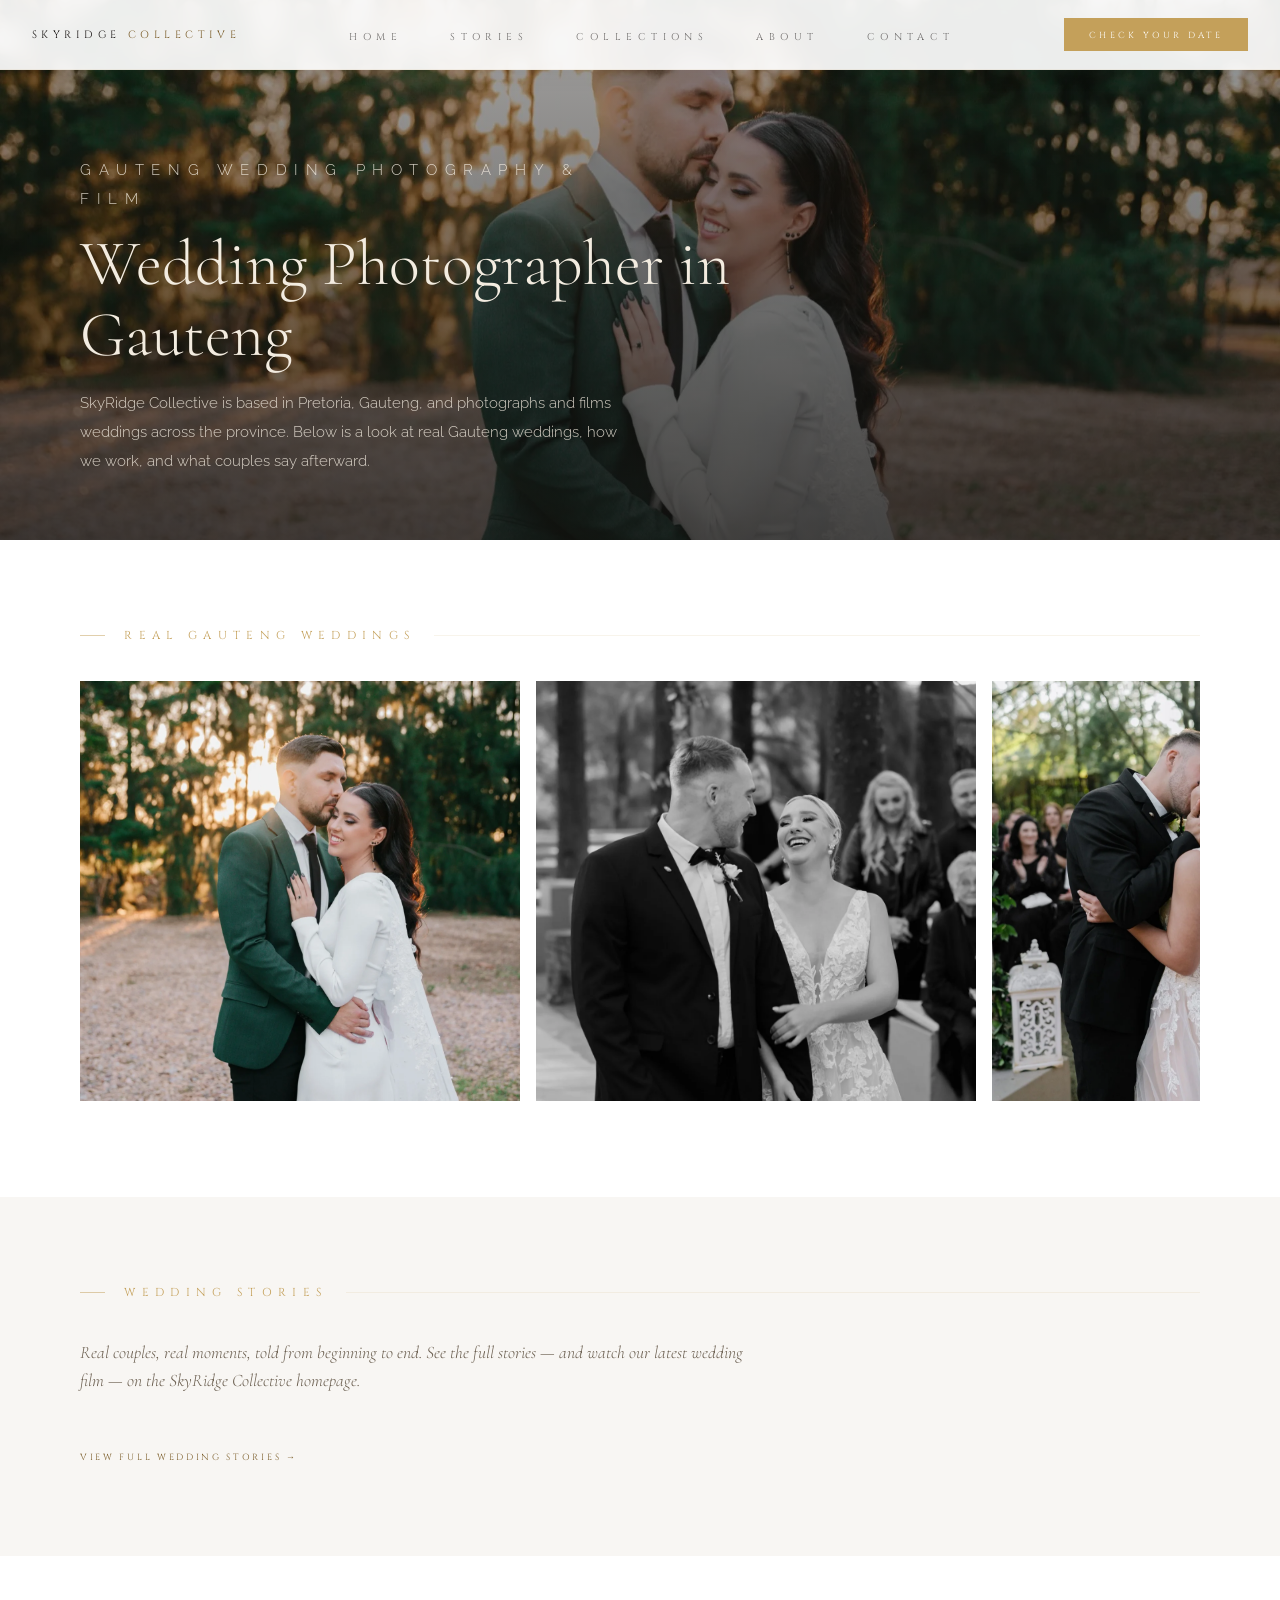
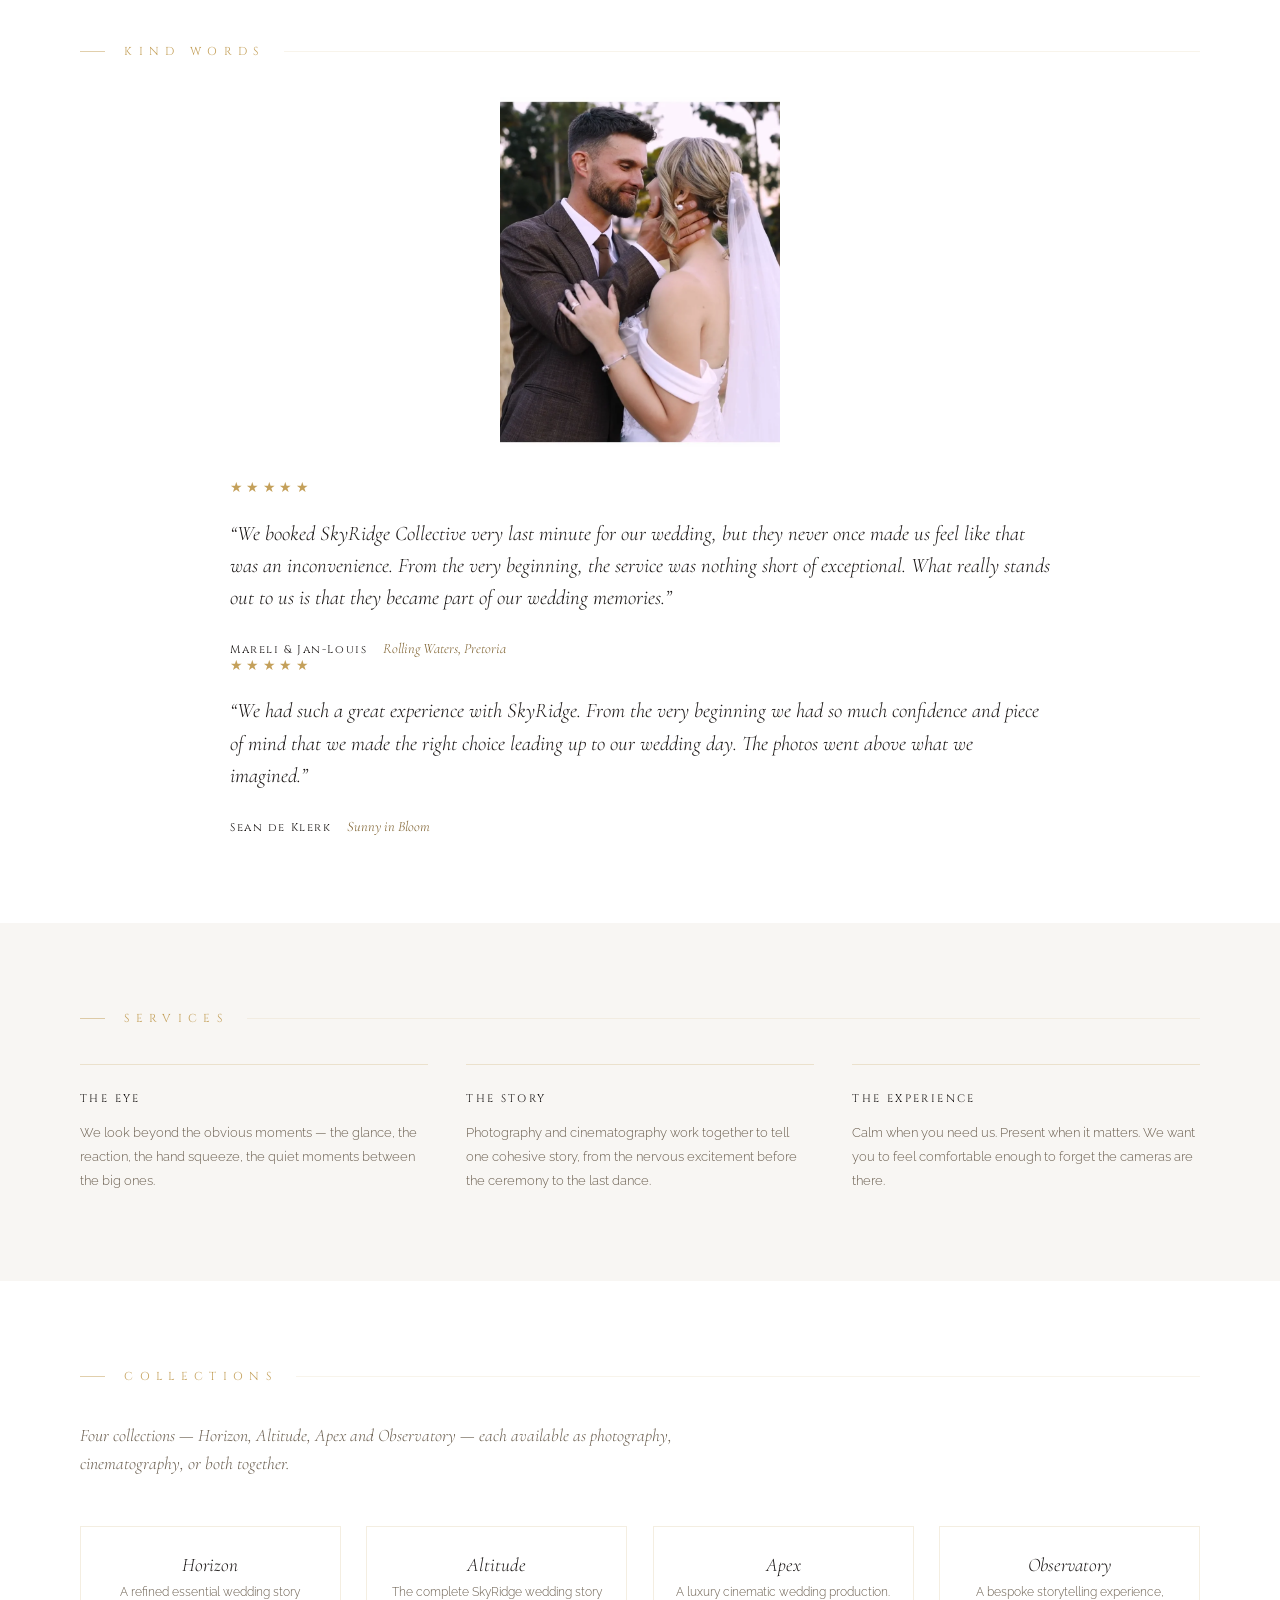
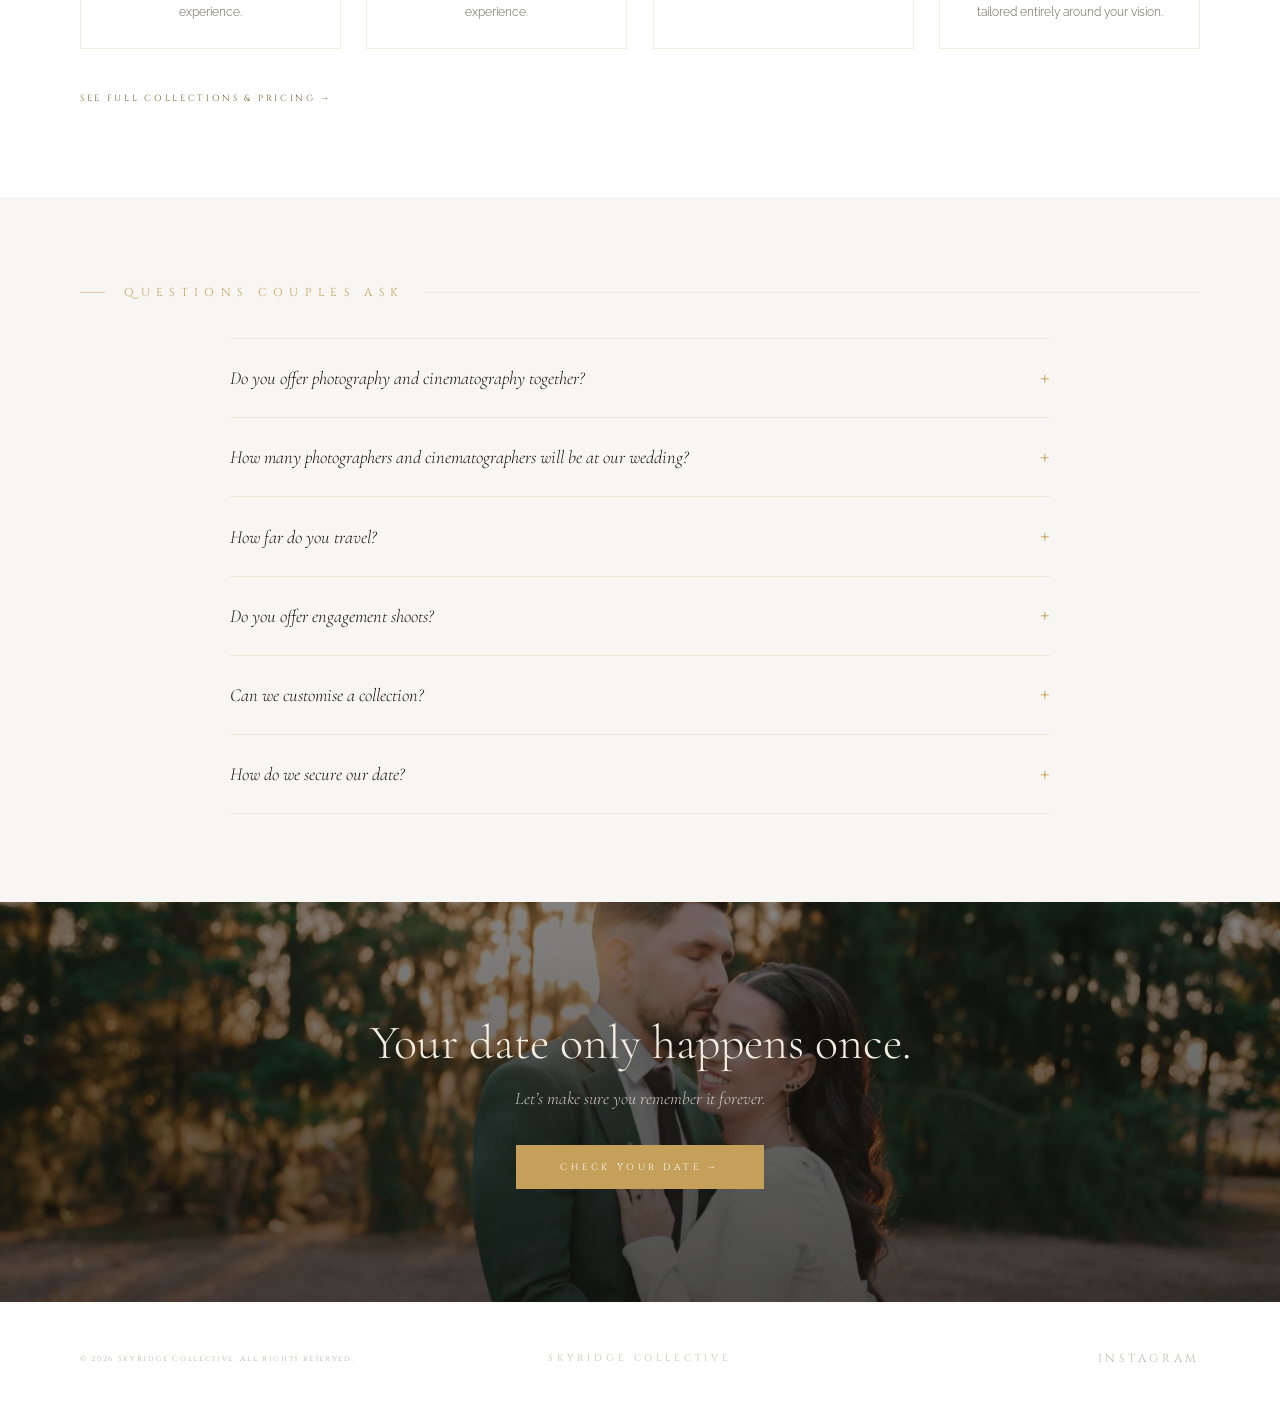
<file: wedding-photographer-gauteng/index.html>
<!DOCTYPE html>
<html lang="en">
<head>
<meta charset="UTF-8">
<meta name="viewport" content="width=device-width, initial-scale=1.0">
<title>Wedding Photographer in Gauteng | SkyRidge Collective</title>
<link rel="icon" href="/favicon.ico" sizes="any">
<link rel="icon" type="image/png" href="/images/favicon.png?v=3">
<link rel="apple-touch-icon" href="/images/favicon.png?v=3">
<meta property="og:type" content="website">
<meta property="og:url" content="https://www.skyridgecollective.co.za/wedding-photographer-gauteng">
<meta property="og:title" content="Wedding Photographer in Gauteng | SkyRidge Collective">
<meta property="og:description" content="SkyRidge Collective is a wedding photography and cinematography studio based in Pretoria, Gauteng. See real Gauteng weddings and how to check your date.">
<meta property="og:image" content="https://www.skyridgecollective.co.za/images/og-share.jpg">
<meta name="twitter:card" content="summary_large_image">
<meta name="twitter:title" content="Wedding Photographer in Gauteng | SkyRidge Collective">
<meta name="twitter:description" content="SkyRidge Collective is a wedding photography and cinematography studio based in Pretoria, Gauteng. See real Gauteng weddings and how to check your date.">
<meta name="description" content="SkyRidge Collective is a wedding photography and cinematography studio based in Pretoria, Gauteng. See real Gauteng weddings and how to check your date.">
<link rel="canonical" href="https://www.skyridgecollective.co.za/wedding-photographer-gauteng">
<script type="application/ld+json">
{
  "@context":"https://schema.org",
  "@type":["LocalBusiness","ProfessionalService"],
  "name":"SkyRidge Collective",
  "description":"Wedding photography and cinematography studio based in Pretoria, South Africa. Cinematic storytelling for weddings across South Africa and beyond.",
  "url":"https://www.skyridgecollective.co.za/wedding-photographer-gauteng",
  "email":"admin@skyridgecollective.co.za",
  "telephone":"+27658267525",
  "areaServed":["Pretoria","Johannesburg","Cape Town","Durban","South Africa"],
  "address":{"@type":"PostalAddress","addressLocality":"Pretoria","addressRegion":"Gauteng","addressCountry":"ZA"},
  "sameAs":["https://www.instagram.com/skyridgecollective"]
}
</script>
<link rel="preconnect" href="https://fonts.googleapis.com">
<link rel="preconnect" href="https://fonts.gstatic.com" crossorigin>
<link href="https://fonts.googleapis.com/css2?family=Cinzel:wght@300;400;500&amp;family=Cormorant+Garamond:ital,wght@0,300;0,400;1,300;1,400&amp;family=Raleway:wght@200;300;400&amp;display=swap" rel="stylesheet">
<link rel="stylesheet" href="/assets/landing.css">
</head>
<body>

<nav id="mainNav">
  <a class="nav-brand" href="/">Skyridge <i>Collective</i></a>
  <ul class="nav-links" id="navLinks">
    <li><a href="/">Home</a></li>
    <li><a href="/#gallery">Stories</a></li>
    <li><a href="/#collections">Collections</a></li>
    <li><a href="/#about">About</a></li>
    <li><a href="/#contact">Contact</a></li>
  </ul>
  <div class="nav-right">
    <a class="nav-cta" href="/#contact">Check Your Date</a>
    <button class="nav-hamburger" id="navHam" aria-label="Menu"><span></span><span></span><span></span></button>
  </div>
</nav>

<section class="page-hero" aria-label="Wedding Photographer in Gauteng">
  <img class="page-hero-bg" src="/images/gallery-couple-embrace-2025.webp?v=2" alt="Bride and groom embracing at golden hour in a forest, Pretoria wedding">
  <div class="page-hero-scrim"></div>
  <div class="page-hero-content">
    <p class="page-hero-eyebrow">Gauteng Wedding Photography &amp; Film</p>
    <h1>Wedding Photographer in Gauteng</h1>
    <p>SkyRidge Collective is based in Pretoria, Gauteng, and photographs and films weddings across the province. Below is a look at real Gauteng weddings, how we work, and what couples say afterward.</p>
  </div>
</section>

<section aria-label="Real wedding work">
  <div class="sec-label fade"><h2>Real Gauteng Weddings</h2></div>
  <div class="gallery-strip">
      <div class="gcell gcell-feature"><img src="/images/gallery-couple-embrace-2025.webp?v=2" alt="Bride and groom embracing at golden hour in a forest, Pretoria wedding" loading="lazy"><div class="gov"><span>Dean &amp; Bernelee &mdash; Pretoria</span></div></div>
      <div class="gcell gcell-feature"><img src="/images/gallery-laughing-embrace-2025.webp" alt="Bride and groom laughing together in black and white, Pretoria wedding" loading="lazy"><div class="gov"><span>Henrique &amp; Zhandre &mdash; Pretoria</span></div></div>
      <div class="gcell gcell-wide"><img src="/images/gallery-first-kiss-altar-2025.webp" alt="Newlyweds share their first kiss at the altar, Pretoria wedding" loading="lazy"><div class="gov"><span>You May Kiss the Bride</span></div></div>
      <div class="gcell gcell-wide"><img src="/images/gallery-couple-forest-2025.webp?v=2" alt="Bride and groom standing together in a forest at sunset, Pretoria wedding" loading="lazy"><div class="gov"><span>Forest Light</span></div></div>
      <div class="gcell"><img src="/images/gallery-forest-embrace2-2025.webp" alt="Bride and groom embracing in the forest, Pretoria wedding" loading="lazy"><div class="gov"><span>Together</span></div></div>
      <div class="gcell"><img src="/images/gallery-bridal-portrait-2025.webp?v=2" alt="Black and white bridal portrait in gown and veil, Pretoria wedding" loading="lazy"><div class="gov"><span>Bridal Portrait</span></div></div>
  </div>
  
</section>

<section style="background:var(--bg2);" aria-label="Wedding stories">
  <div class="sec-label fade"><h2>Wedding Stories</h2></div>
  <p class="sec-intro fade">Real couples, real moments, told from beginning to end. See the full stories &mdash; and watch our latest wedding film &mdash; on the SkyRidge Collective homepage.</p>
  <a class="text-link fade" href="/#gallery">View Full Wedding Stories &rarr;</a>
</section>

<section aria-label="What couples say">
  <div class="sec-label fade"><h2>Kind Words</h2></div>
    <div class="tmn-entry fade">
      <div style="max-width:280px;margin:0 auto 2rem;aspect-ratio:4/5;overflow:hidden;"><img src="/images/film-jlo-mareli-poster.webp?v=1" alt="Jan-Louis and Mareli on their wedding day at Rolling Waters, Pretoria" style="width:100%;height:100%;object-fit:cover;display:block;" loading="lazy"></div>
      <div class="tmn-stars" aria-hidden="true">&#9733;&#9733;&#9733;&#9733;&#9733;</div>
      <p class="tmn-quote">&ldquo;We booked SkyRidge Collective very last minute for our wedding, but they never once made us feel like that was an inconvenience. From the very beginning, the service was nothing short of exceptional. What really stands out to us is that they became part of our wedding memories.&rdquo;</p>
      <div class="tmn-attr"><span class="tmn-name">Mareli &amp; Jan-Louis</span><span class="tmn-venue">Rolling Waters, Pretoria</span></div>
    </div>
    <div class="tmn-entry fade">
      
      <div class="tmn-stars" aria-hidden="true">&#9733;&#9733;&#9733;&#9733;&#9733;</div>
      <p class="tmn-quote">&ldquo;We had such a great experience with SkyRidge. From the very beginning we had so much confidence and piece of mind that we made the right choice leading up to our wedding day. The photos went above what we imagined.&rdquo;</p>
      <div class="tmn-attr"><span class="tmn-name">Sean de Klerk</span><span class="tmn-venue">Sunny in Bloom</span></div>
    </div>
</section>

<section style="background:var(--bg2);" aria-label="Services">
  <div class="sec-label fade"><h2>Services</h2></div>
  <div class="service-grid">
    <div class="service-card fade"><p class="service-heading">The Eye</p><p class="service-text">We look beyond the obvious moments &mdash; the glance, the reaction, the hand squeeze, the quiet moments between the big ones.</p></div>
    <div class="service-card fade"><p class="service-heading">The Story</p><p class="service-text">Photography and cinematography work together to tell one cohesive story, from the nervous excitement before the ceremony to the last dance.</p></div>
    <div class="service-card fade"><p class="service-heading">The Experience</p><p class="service-text">Calm when you need us. Present when it matters. We want you to feel comfortable enough to forget the cameras are there.</p></div>
  </div>
</section>

<section aria-label="Collections">
  <div class="sec-label fade"><h2>Collections</h2></div>
  <p class="sec-intro fade">Four collections &mdash; Horizon, Altitude, Apex and Observatory &mdash; each available as photography, cinematography, or both together.</p>
  <div class="tier-grid">
    <div class="tier-card fade"><p class="tier-name">Horizon</p><p class="tier-desc">A refined essential wedding story experience.</p></div>
    <div class="tier-card fade"><p class="tier-name">Altitude</p><p class="tier-desc">The complete SkyRidge wedding story experience.</p></div>
    <div class="tier-card fade"><p class="tier-name">Apex</p><p class="tier-desc">A luxury cinematic wedding production.</p></div>
    <div class="tier-card fade"><p class="tier-name">Observatory</p><p class="tier-desc">A bespoke storytelling experience, tailored entirely around your vision.</p></div>
  </div>
  <a class="text-link fade" href="/#collections">See Full Collections &amp; Pricing &rarr;</a>
</section>

<section style="background:var(--bg2);" aria-label="Frequently asked questions">
  <div class="sec-label fade"><h2>Questions Couples Ask</h2></div>
  <div class="faq-list">
    <details class="faq-item fade"><summary>Do you offer photography and cinematography together?</summary><p>Yes. Our Unified collections bring photography and cinematography together as one cohesive visual story, from the nervous excitement before the ceremony to the last dance. Photography-only and cinematography-only collections are also available.</p></details>
    <details class="faq-item fade"><summary>How many photographers and cinematographers will be at our wedding?</summary><p>SkyRidge Collective is built around our two co-founders &mdash; Rynhardt behind the camera for film, Christo behind the lens for photography. A second shooter can be added to any collection if you&rsquo;d like additional coverage.</p></details>
    <details class="faq-item fade"><summary>How far do you travel?</summary><p>We&rsquo;re based in Pretoria and travel throughout South Africa &mdash; including Johannesburg, Cape Town and Durban &mdash; as well as internationally for destination weddings. Tell us where your day is happening and we&rsquo;ll confirm travel arrangements as part of your enquiry.</p></details>
    <details class="faq-item fade"><summary>Do you offer engagement shoots?</summary><p>Yes, an engagement shoot is available as an add-on to any collection &mdash; a relaxed way to get comfortable in front of the camera before your wedding day.</p></details>
    <details class="faq-item fade"><summary>Can we customise a collection?</summary><p>Every collection can be tailored to your needs. Popular add-ons include drone coverage, extra edited photos, a longer feature film, a social media reels package, a second shooter and a same-day edit &mdash; speak to us about building a package that fits your vision exactly.</p></details>
    <details class="faq-item fade"><summary>How do we secure our date?</summary><p>Get in touch through our enquiry form or WhatsApp with your wedding date and details. We reply within 24 hours to confirm availability and walk you through next steps.</p></details>
  </div>
</section>

<div class="final-cta fade">
  <img class="final-cta-bg" src="/images/gallery-couple-embrace-2025.webp?v=2" alt="Bride and groom embracing at golden hour in a forest, Pretoria wedding">
  <div class="final-cta-scrim"></div>
  <div class="final-cta-content">
    <h2 class="final-cta-title">Your date only happens once.</h2>
    <p class="final-cta-sub">Let&rsquo;s make sure you remember it forever.</p>
    <a href="/#contact" class="final-cta-btn">Check Your Date &rarr;</a>
  </div>
</div>

<footer>
  <div class="f-left"><p>&copy; 2026 SkyRidge Collective. All rights reserved.</p></div>
  <div class="f-mid"><a href="/" style="text-decoration:none;color:inherit;">SkyRidge Collective</a></div>
  <div class="f-right"><a href="https://www.instagram.com/skyridgecollective?igsh=bzAzMWwyZnZvc20=" target="_blank" rel="noopener">Instagram</a></div>
</footer>

<script src="/assets/landing.js"></script>
</body>
</html>
</file>
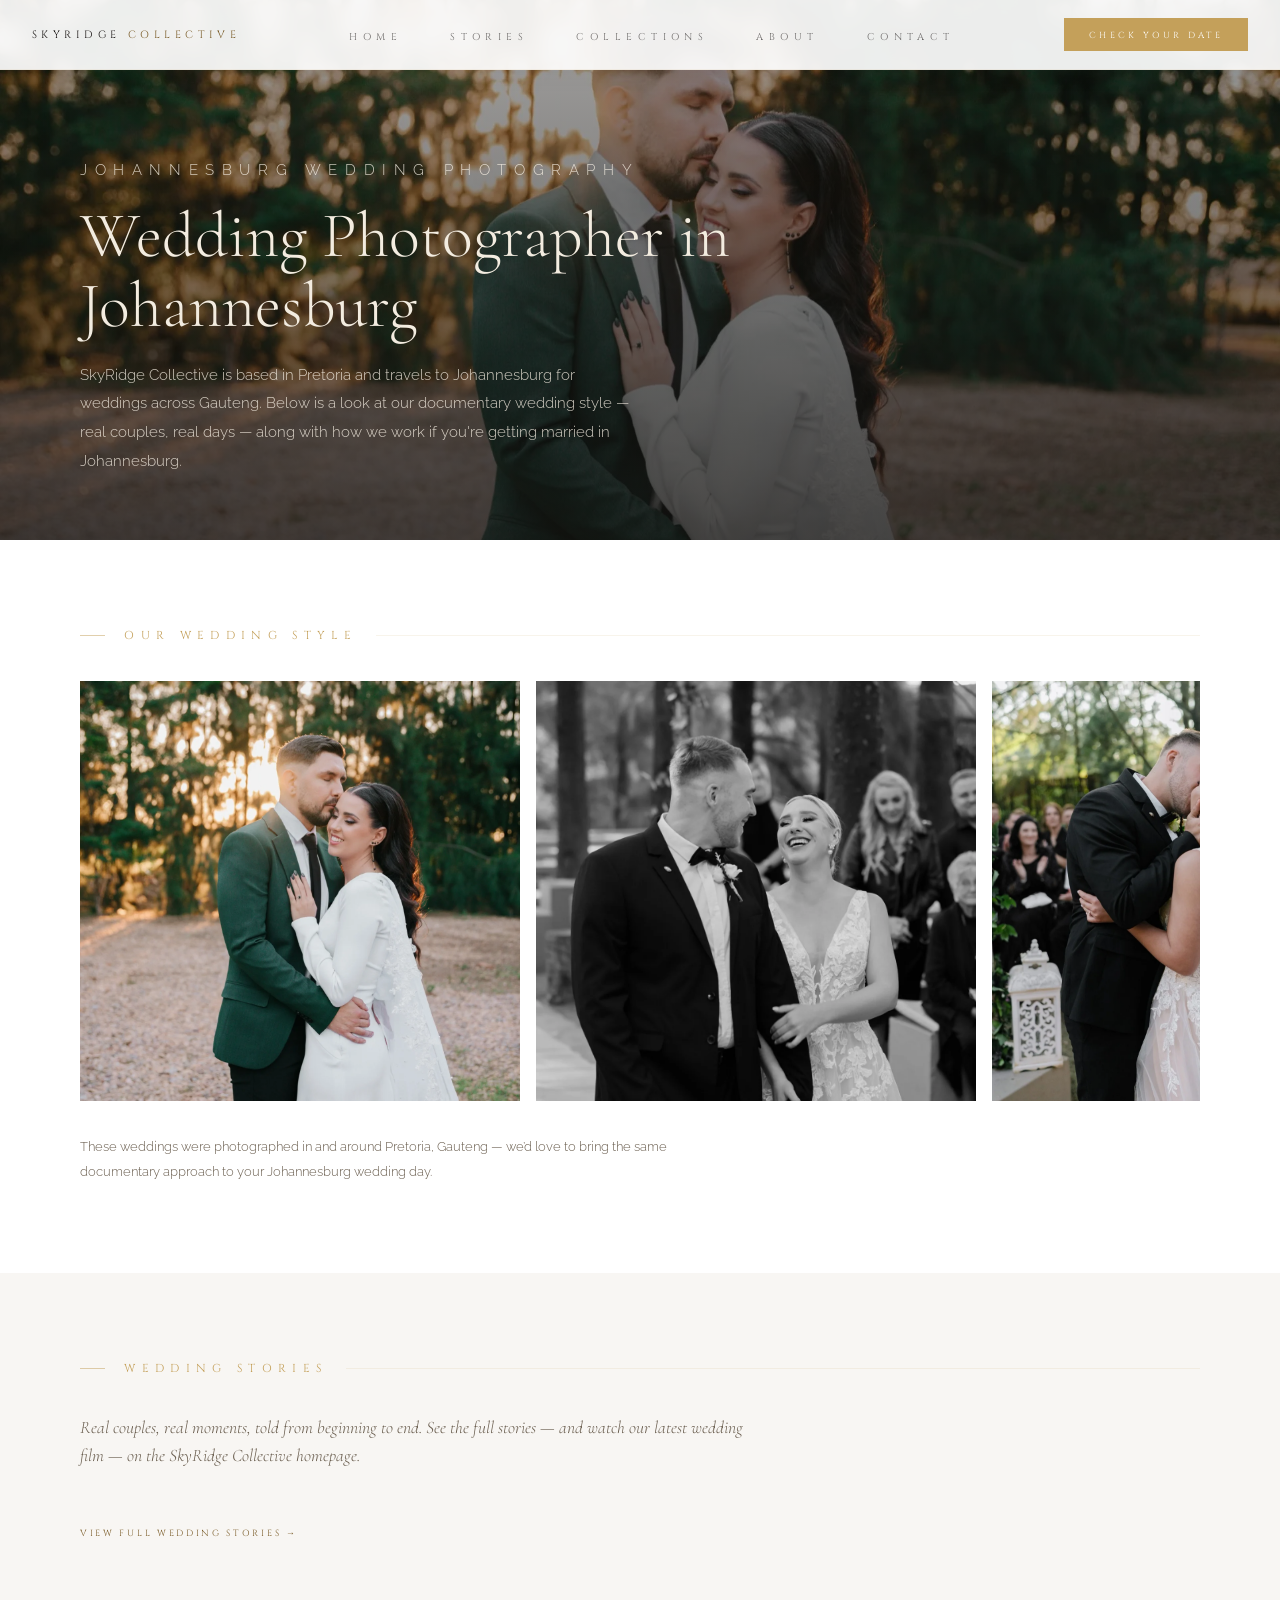
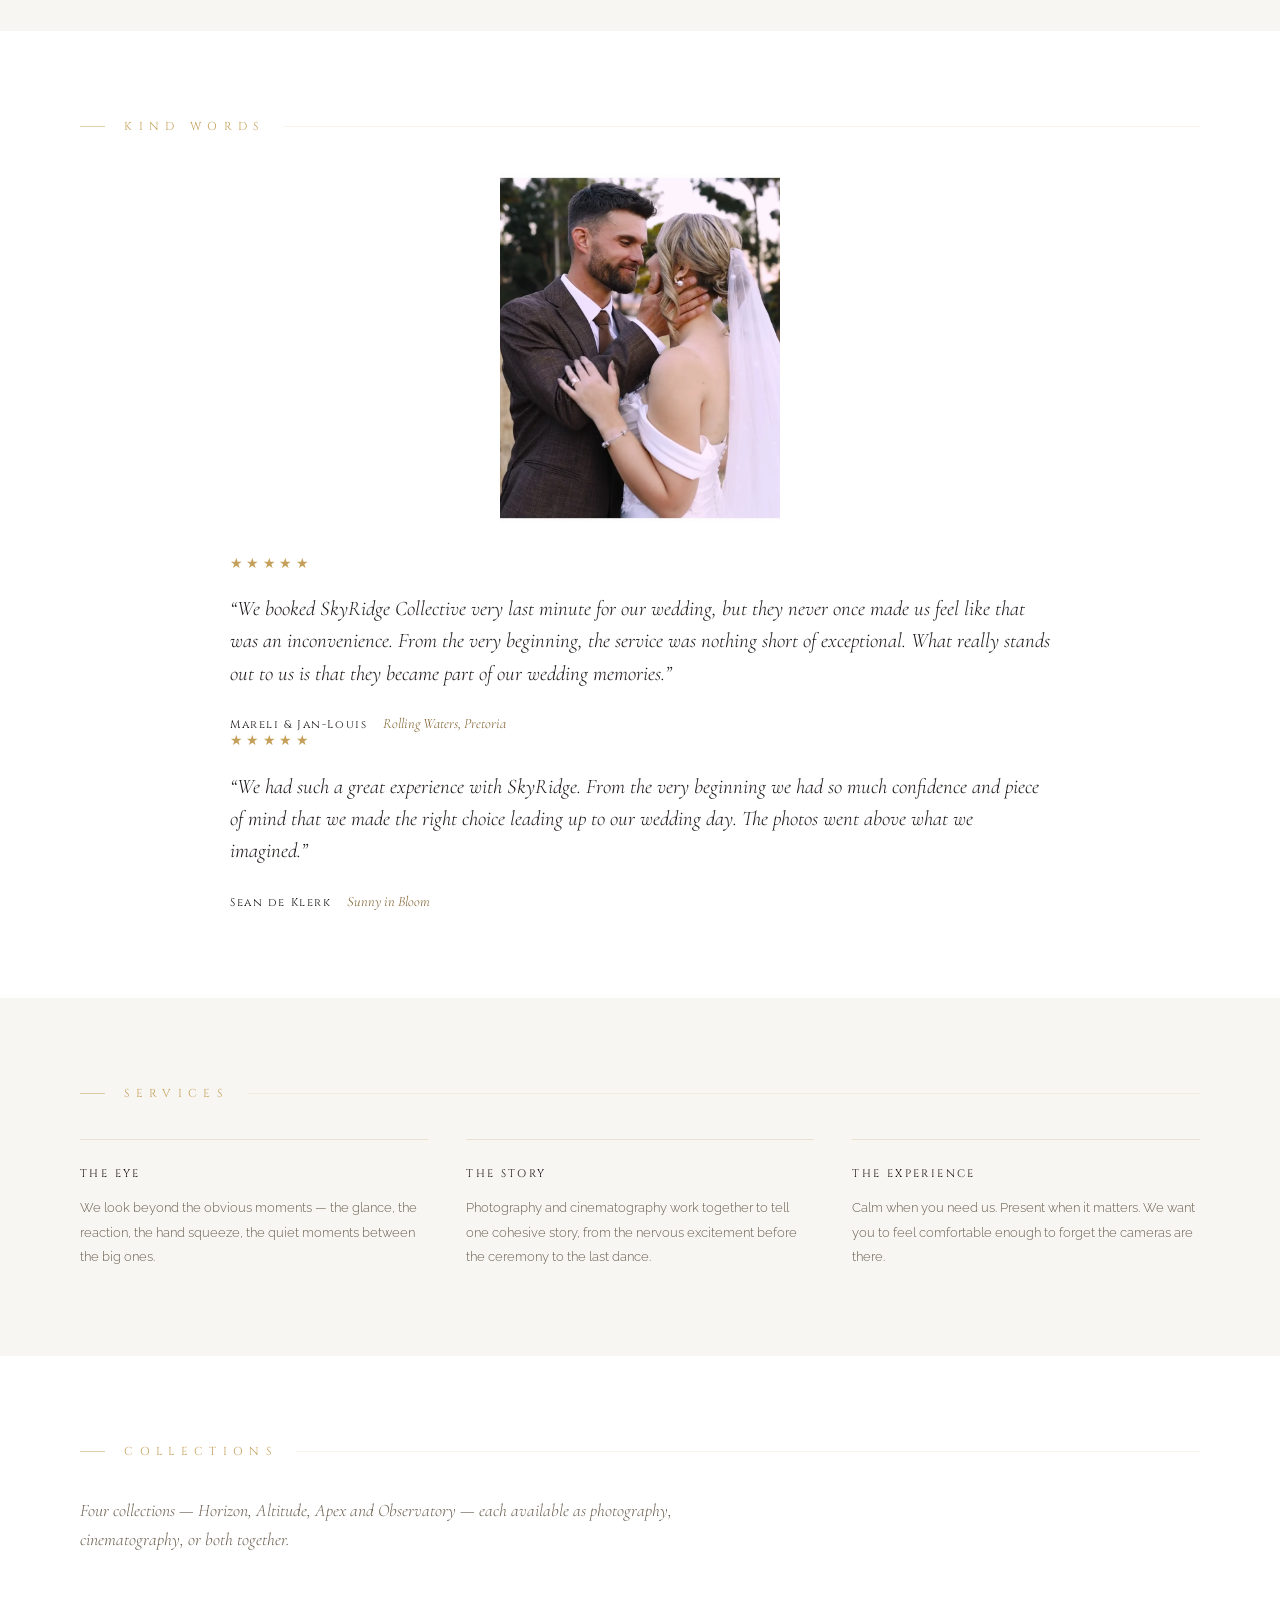
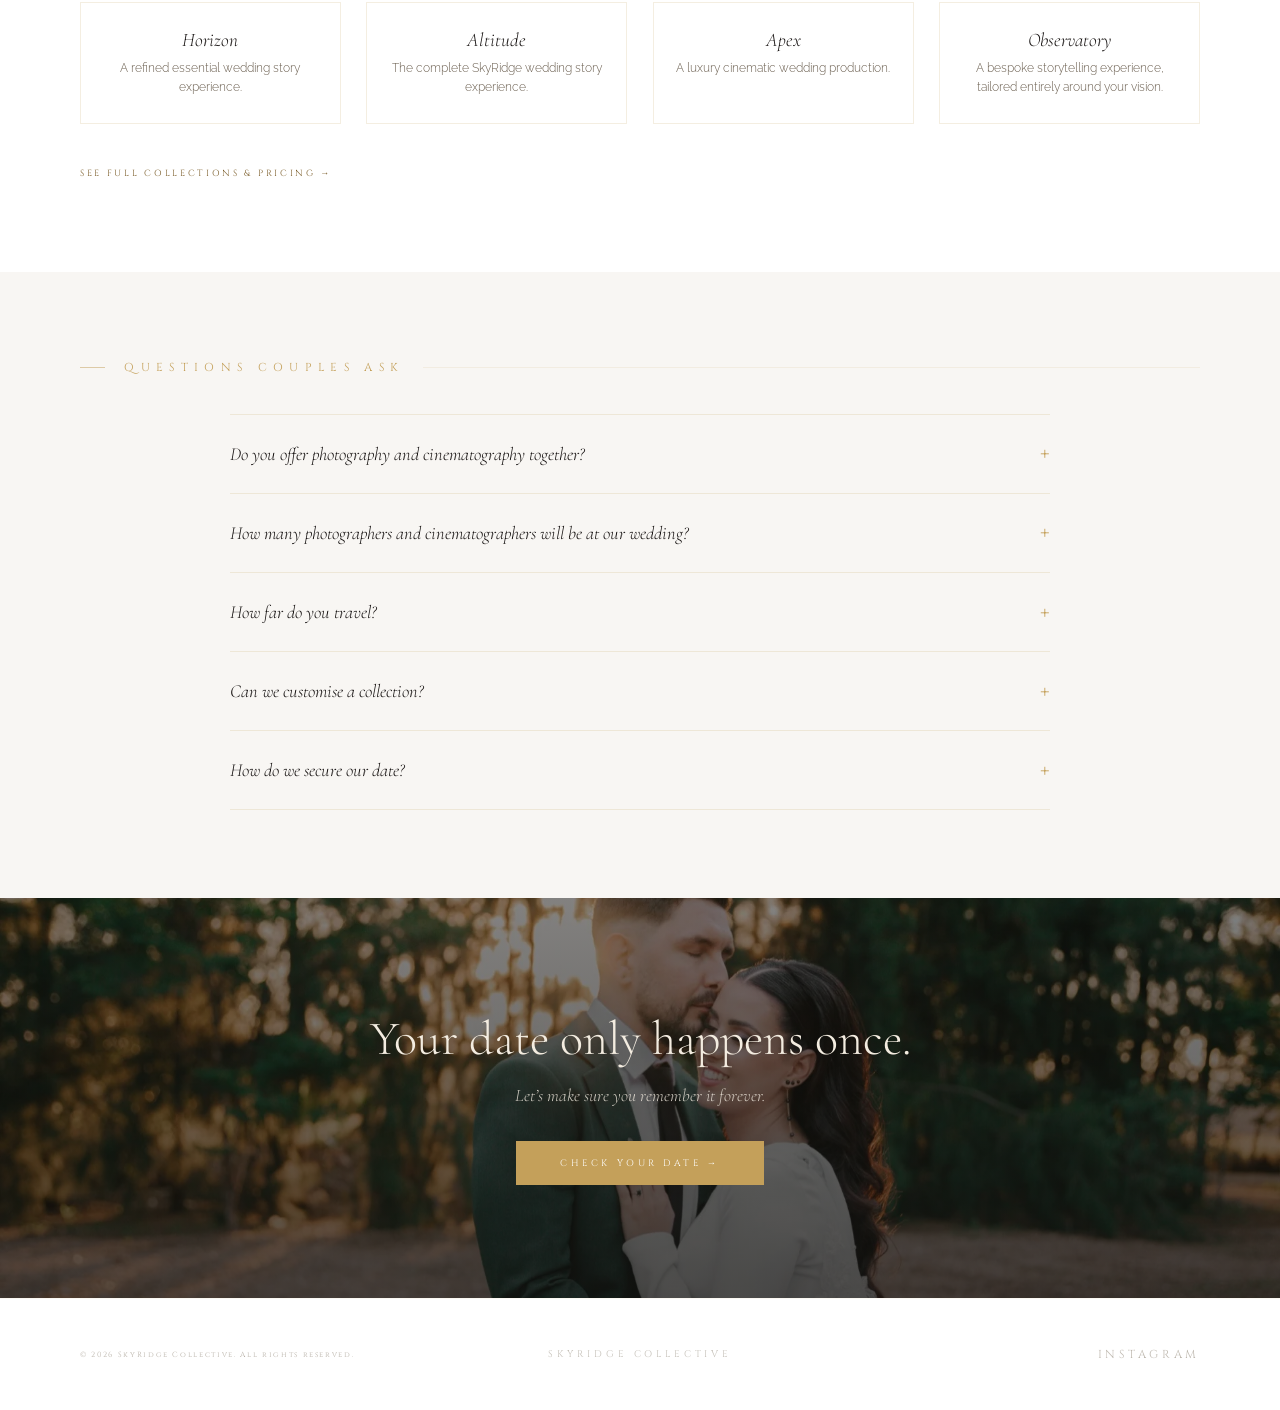
<file: wedding-photographer-johannesburg/index.html>
<!DOCTYPE html>
<html lang="en">
<head>
<meta charset="UTF-8">
<meta name="viewport" content="width=device-width, initial-scale=1.0">
<title>Wedding Photographer in Johannesburg | SkyRidge Collective</title>
<link rel="icon" href="/favicon.ico" sizes="any">
<link rel="icon" type="image/png" href="/images/favicon.png?v=3">
<link rel="apple-touch-icon" href="/images/favicon.png?v=3">
<meta property="og:type" content="website">
<meta property="og:url" content="https://www.skyridgecollective.co.za/wedding-photographer-johannesburg">
<meta property="og:title" content="Wedding Photographer in Johannesburg | SkyRidge Collective">
<meta property="og:description" content="SkyRidge Collective is a Pretoria-based wedding photography studio that travels to Johannesburg. See our documentary wedding style and how to check your date.">
<meta property="og:image" content="https://www.skyridgecollective.co.za/images/og-share.jpg">
<meta name="twitter:card" content="summary_large_image">
<meta name="twitter:title" content="Wedding Photographer in Johannesburg | SkyRidge Collective">
<meta name="twitter:description" content="SkyRidge Collective is a Pretoria-based wedding photography studio that travels to Johannesburg. See our documentary wedding style and how to check your date.">
<meta name="description" content="SkyRidge Collective is a Pretoria-based wedding photography studio that travels to Johannesburg. See our documentary wedding style and how to check your date.">
<link rel="canonical" href="https://www.skyridgecollective.co.za/wedding-photographer-johannesburg">
<script type="application/ld+json">
{
  "@context":"https://schema.org",
  "@type":["LocalBusiness","ProfessionalService"],
  "name":"SkyRidge Collective",
  "description":"Wedding photography and cinematography studio based in Pretoria, South Africa. Cinematic storytelling for weddings across South Africa and beyond.",
  "url":"https://www.skyridgecollective.co.za/wedding-photographer-johannesburg",
  "email":"admin@skyridgecollective.co.za",
  "telephone":"+27658267525",
  "areaServed":["Pretoria","Johannesburg","Cape Town","Durban","South Africa"],
  "address":{"@type":"PostalAddress","addressLocality":"Pretoria","addressRegion":"Gauteng","addressCountry":"ZA"},
  "sameAs":["https://www.instagram.com/skyridgecollective"]
}
</script>
<link rel="preconnect" href="https://fonts.googleapis.com">
<link rel="preconnect" href="https://fonts.gstatic.com" crossorigin>
<link href="https://fonts.googleapis.com/css2?family=Cinzel:wght@300;400;500&amp;family=Cormorant+Garamond:ital,wght@0,300;0,400;1,300;1,400&amp;family=Raleway:wght@200;300;400&amp;display=swap" rel="stylesheet">
<link rel="stylesheet" href="/assets/landing.css">
</head>
<body>

<nav id="mainNav">
  <a class="nav-brand" href="/">Skyridge <i>Collective</i></a>
  <ul class="nav-links" id="navLinks">
    <li><a href="/">Home</a></li>
    <li><a href="/#gallery">Stories</a></li>
    <li><a href="/#collections">Collections</a></li>
    <li><a href="/#about">About</a></li>
    <li><a href="/#contact">Contact</a></li>
  </ul>
  <div class="nav-right">
    <a class="nav-cta" href="/#contact">Check Your Date</a>
    <button class="nav-hamburger" id="navHam" aria-label="Menu"><span></span><span></span><span></span></button>
  </div>
</nav>

<section class="page-hero" aria-label="Wedding Photographer in Johannesburg">
  <img class="page-hero-bg" src="/images/gallery-couple-embrace-2025.webp?v=2" alt="Bride and groom embracing at golden hour in a forest, Pretoria wedding">
  <div class="page-hero-scrim"></div>
  <div class="page-hero-content">
    <p class="page-hero-eyebrow">Johannesburg Wedding Photography</p>
    <h1>Wedding Photographer in Johannesburg</h1>
    <p>SkyRidge Collective is based in Pretoria and travels to Johannesburg for weddings across Gauteng. Below is a look at our documentary wedding style &mdash; real couples, real days &mdash; along with how we work if you're getting married in Johannesburg.</p>
  </div>
</section>

<section aria-label="Real wedding work">
  <div class="sec-label fade"><h2>Our Wedding Style</h2></div>
  <div class="gallery-strip">
      <div class="gcell gcell-feature"><img src="/images/gallery-couple-embrace-2025.webp?v=2" alt="Bride and groom embracing at golden hour in a forest, Pretoria wedding" loading="lazy"><div class="gov"><span>Dean &amp; Bernelee &mdash; Pretoria</span></div></div>
      <div class="gcell gcell-feature"><img src="/images/gallery-laughing-embrace-2025.webp" alt="Bride and groom laughing together in black and white, Pretoria wedding" loading="lazy"><div class="gov"><span>Henrique &amp; Zhandre &mdash; Pretoria</span></div></div>
      <div class="gcell gcell-wide"><img src="/images/gallery-first-kiss-altar-2025.webp" alt="Newlyweds share their first kiss at the altar, Pretoria wedding" loading="lazy"><div class="gov"><span>You May Kiss the Bride</span></div></div>
      <div class="gcell gcell-wide"><img src="/images/gallery-couple-forest-2025.webp?v=2" alt="Bride and groom standing together in a forest at sunset, Pretoria wedding" loading="lazy"><div class="gov"><span>Forest Light</span></div></div>
      <div class="gcell"><img src="/images/gallery-forest-embrace2-2025.webp" alt="Bride and groom embracing in the forest, Pretoria wedding" loading="lazy"><div class="gov"><span>Together</span></div></div>
      <div class="gcell"><img src="/images/gallery-bridal-portrait-2025.webp?v=2" alt="Black and white bridal portrait in gown and veil, Pretoria wedding" loading="lazy"><div class="gov"><span>Bridal Portrait</span></div></div>
  </div>
  <p class="gallery-note fade">These weddings were photographed in and around Pretoria, Gauteng &mdash; we&rsquo;d love to bring the same documentary approach to your Johannesburg wedding day.</p>
</section>

<section style="background:var(--bg2);" aria-label="Wedding stories">
  <div class="sec-label fade"><h2>Wedding Stories</h2></div>
  <p class="sec-intro fade">Real couples, real moments, told from beginning to end. See the full stories &mdash; and watch our latest wedding film &mdash; on the SkyRidge Collective homepage.</p>
  <a class="text-link fade" href="/#gallery">View Full Wedding Stories &rarr;</a>
</section>

<section aria-label="What couples say">
  <div class="sec-label fade"><h2>Kind Words</h2></div>
    <div class="tmn-entry fade">
      <div style="max-width:280px;margin:0 auto 2rem;aspect-ratio:4/5;overflow:hidden;"><img src="/images/film-jlo-mareli-poster.webp?v=1" alt="Jan-Louis and Mareli on their wedding day at Rolling Waters, Pretoria" style="width:100%;height:100%;object-fit:cover;display:block;" loading="lazy"></div>
      <div class="tmn-stars" aria-hidden="true">&#9733;&#9733;&#9733;&#9733;&#9733;</div>
      <p class="tmn-quote">&ldquo;We booked SkyRidge Collective very last minute for our wedding, but they never once made us feel like that was an inconvenience. From the very beginning, the service was nothing short of exceptional. What really stands out to us is that they became part of our wedding memories.&rdquo;</p>
      <div class="tmn-attr"><span class="tmn-name">Mareli &amp; Jan-Louis</span><span class="tmn-venue">Rolling Waters, Pretoria</span></div>
    </div>
    <div class="tmn-entry fade">
      
      <div class="tmn-stars" aria-hidden="true">&#9733;&#9733;&#9733;&#9733;&#9733;</div>
      <p class="tmn-quote">&ldquo;We had such a great experience with SkyRidge. From the very beginning we had so much confidence and piece of mind that we made the right choice leading up to our wedding day. The photos went above what we imagined.&rdquo;</p>
      <div class="tmn-attr"><span class="tmn-name">Sean de Klerk</span><span class="tmn-venue">Sunny in Bloom</span></div>
    </div>
</section>

<section style="background:var(--bg2);" aria-label="Services">
  <div class="sec-label fade"><h2>Services</h2></div>
  <div class="service-grid">
    <div class="service-card fade"><p class="service-heading">The Eye</p><p class="service-text">We look beyond the obvious moments &mdash; the glance, the reaction, the hand squeeze, the quiet moments between the big ones.</p></div>
    <div class="service-card fade"><p class="service-heading">The Story</p><p class="service-text">Photography and cinematography work together to tell one cohesive story, from the nervous excitement before the ceremony to the last dance.</p></div>
    <div class="service-card fade"><p class="service-heading">The Experience</p><p class="service-text">Calm when you need us. Present when it matters. We want you to feel comfortable enough to forget the cameras are there.</p></div>
  </div>
</section>

<section aria-label="Collections">
  <div class="sec-label fade"><h2>Collections</h2></div>
  <p class="sec-intro fade">Four collections &mdash; Horizon, Altitude, Apex and Observatory &mdash; each available as photography, cinematography, or both together.</p>
  <div class="tier-grid">
    <div class="tier-card fade"><p class="tier-name">Horizon</p><p class="tier-desc">A refined essential wedding story experience.</p></div>
    <div class="tier-card fade"><p class="tier-name">Altitude</p><p class="tier-desc">The complete SkyRidge wedding story experience.</p></div>
    <div class="tier-card fade"><p class="tier-name">Apex</p><p class="tier-desc">A luxury cinematic wedding production.</p></div>
    <div class="tier-card fade"><p class="tier-name">Observatory</p><p class="tier-desc">A bespoke storytelling experience, tailored entirely around your vision.</p></div>
  </div>
  <a class="text-link fade" href="/#collections">See Full Collections &amp; Pricing &rarr;</a>
</section>

<section style="background:var(--bg2);" aria-label="Frequently asked questions">
  <div class="sec-label fade"><h2>Questions Couples Ask</h2></div>
  <div class="faq-list">
    <details class="faq-item fade"><summary>Do you offer photography and cinematography together?</summary><p>Yes. Our Unified collections bring photography and cinematography together as one cohesive visual story, from the nervous excitement before the ceremony to the last dance. Photography-only and cinematography-only collections are also available.</p></details>
    <details class="faq-item fade"><summary>How many photographers and cinematographers will be at our wedding?</summary><p>SkyRidge Collective is built around our two co-founders &mdash; Rynhardt behind the camera for film, Christo behind the lens for photography. A second shooter can be added to any collection if you&rsquo;d like additional coverage.</p></details>
    <details class="faq-item fade"><summary>How far do you travel?</summary><p>We&rsquo;re based in Pretoria and travel throughout South Africa &mdash; including Johannesburg, Cape Town and Durban &mdash; as well as internationally for destination weddings. Tell us where your day is happening and we&rsquo;ll confirm travel arrangements as part of your enquiry.</p></details>
    <details class="faq-item fade"><summary>Can we customise a collection?</summary><p>Every collection can be tailored to your needs. Popular add-ons include drone coverage, extra edited photos, a longer feature film, a social media reels package, a second shooter and a same-day edit &mdash; speak to us about building a package that fits your vision exactly.</p></details>
    <details class="faq-item fade"><summary>How do we secure our date?</summary><p>Get in touch through our enquiry form or WhatsApp with your wedding date and details. We reply within 24 hours to confirm availability and walk you through next steps.</p></details>
  </div>
</section>

<div class="final-cta fade">
  <img class="final-cta-bg" src="/images/gallery-couple-embrace-2025.webp?v=2" alt="Bride and groom embracing at golden hour in a forest, Pretoria wedding">
  <div class="final-cta-scrim"></div>
  <div class="final-cta-content">
    <h2 class="final-cta-title">Your date only happens once.</h2>
    <p class="final-cta-sub">Let&rsquo;s make sure you remember it forever.</p>
    <a href="/#contact" class="final-cta-btn">Check Your Date &rarr;</a>
  </div>
</div>

<footer>
  <div class="f-left"><p>&copy; 2026 SkyRidge Collective. All rights reserved.</p></div>
  <div class="f-mid"><a href="/" style="text-decoration:none;color:inherit;">SkyRidge Collective</a></div>
  <div class="f-right"><a href="https://www.instagram.com/skyridgecollective?igsh=bzAzMWwyZnZvc20=" target="_blank" rel="noopener">Instagram</a></div>
</footer>

<script src="/assets/landing.js"></script>
</body>
</html>
</file>
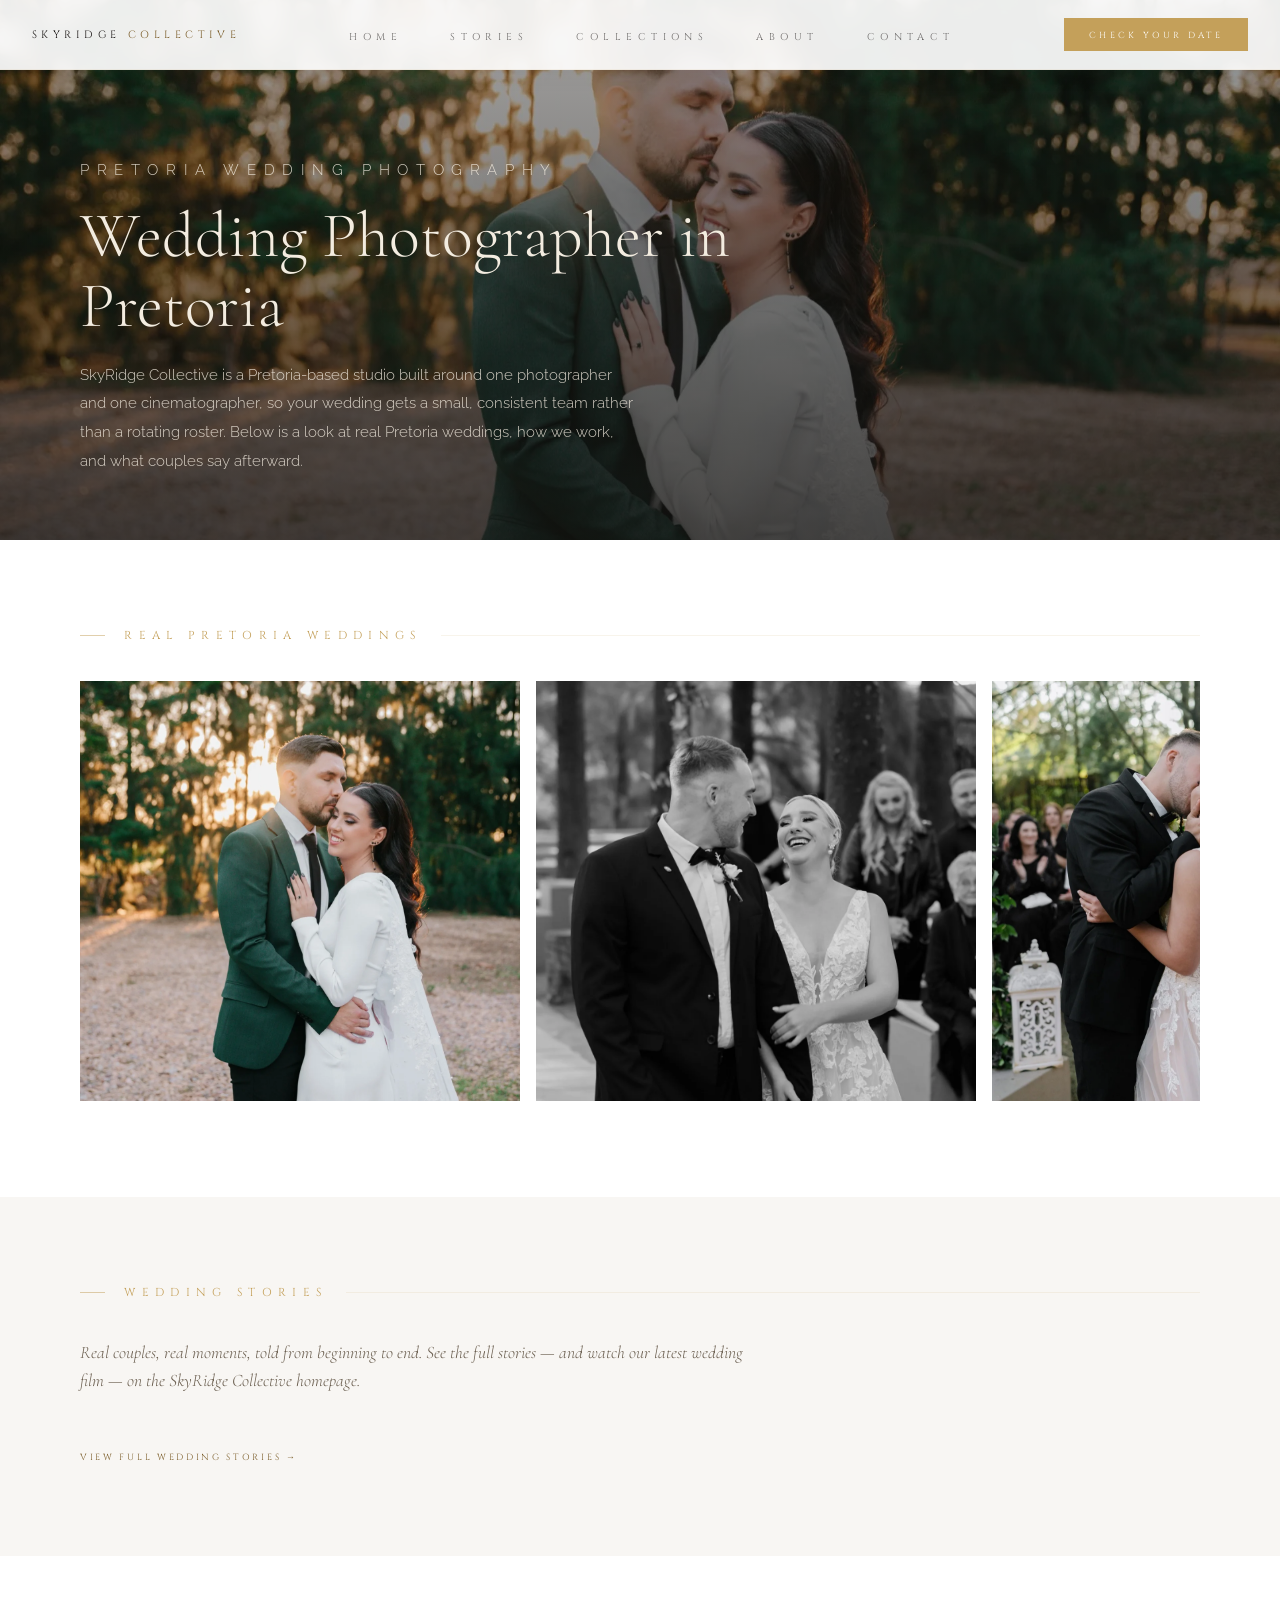
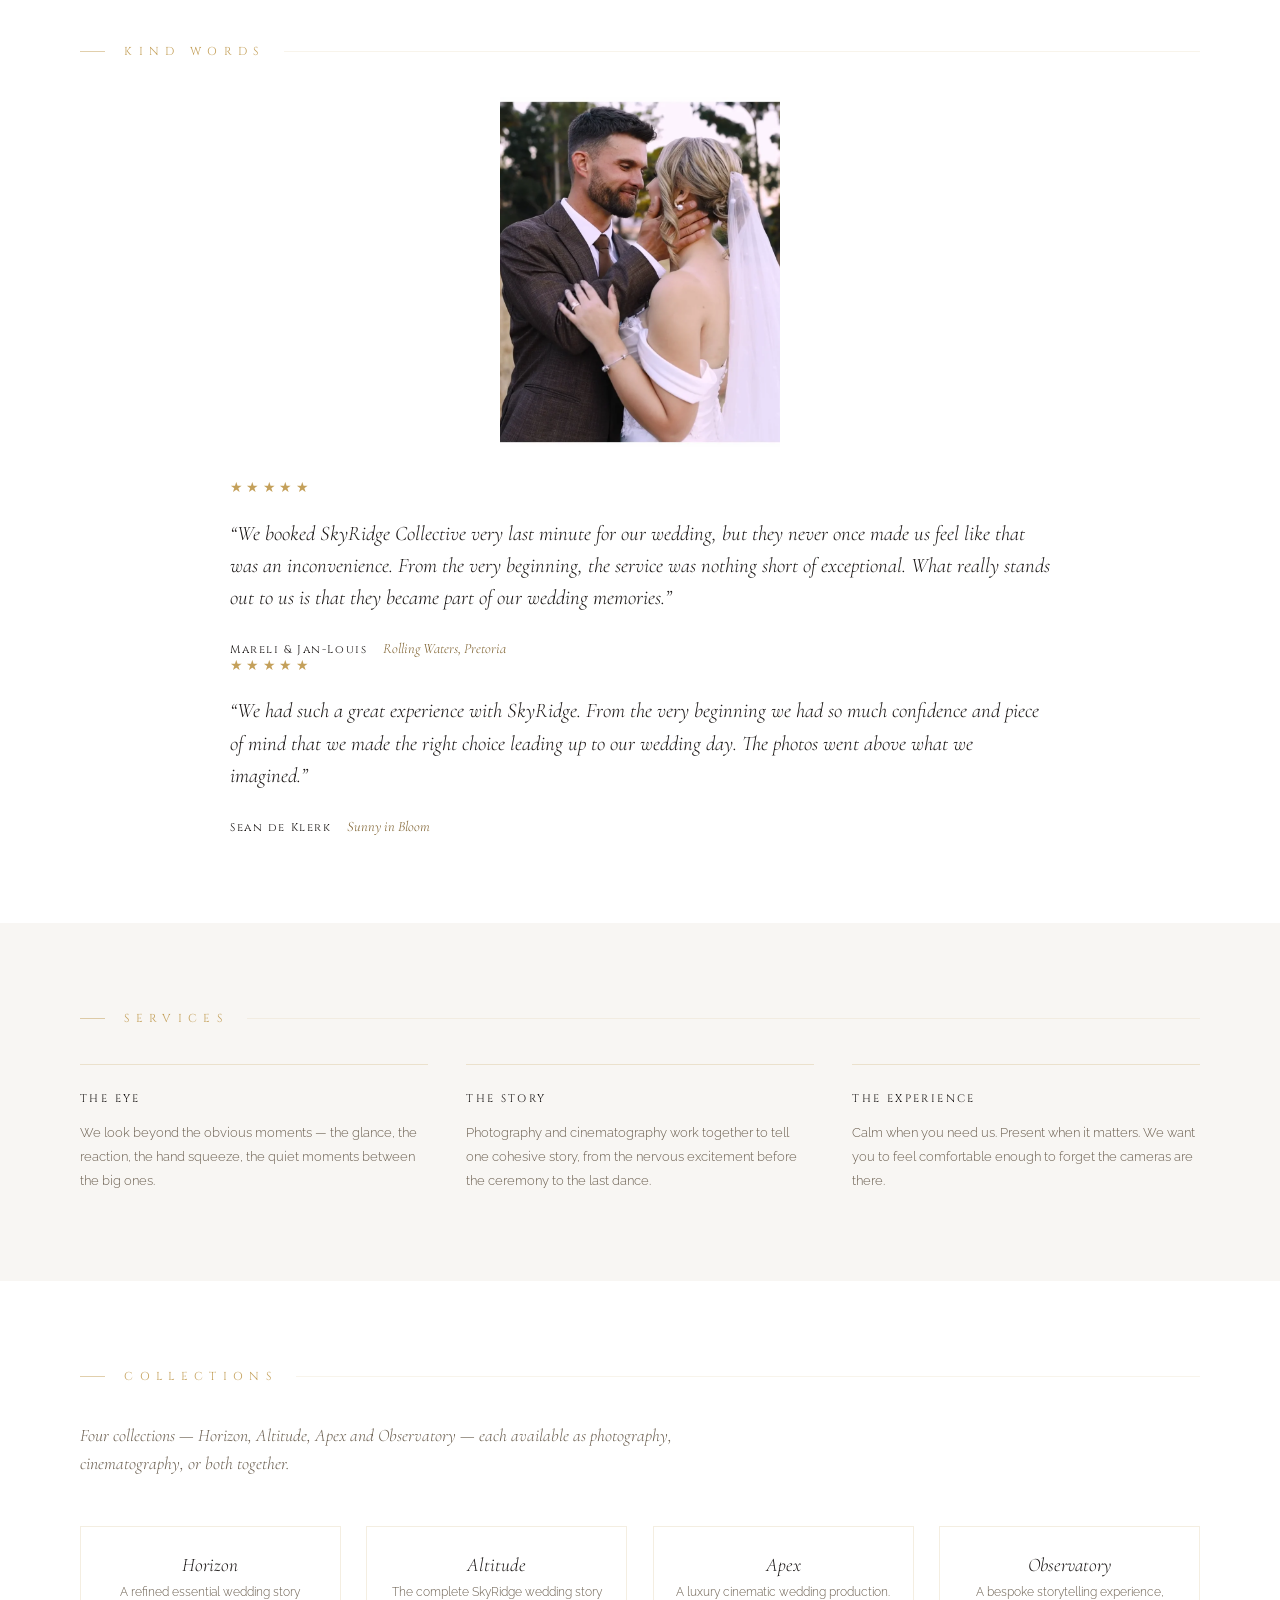
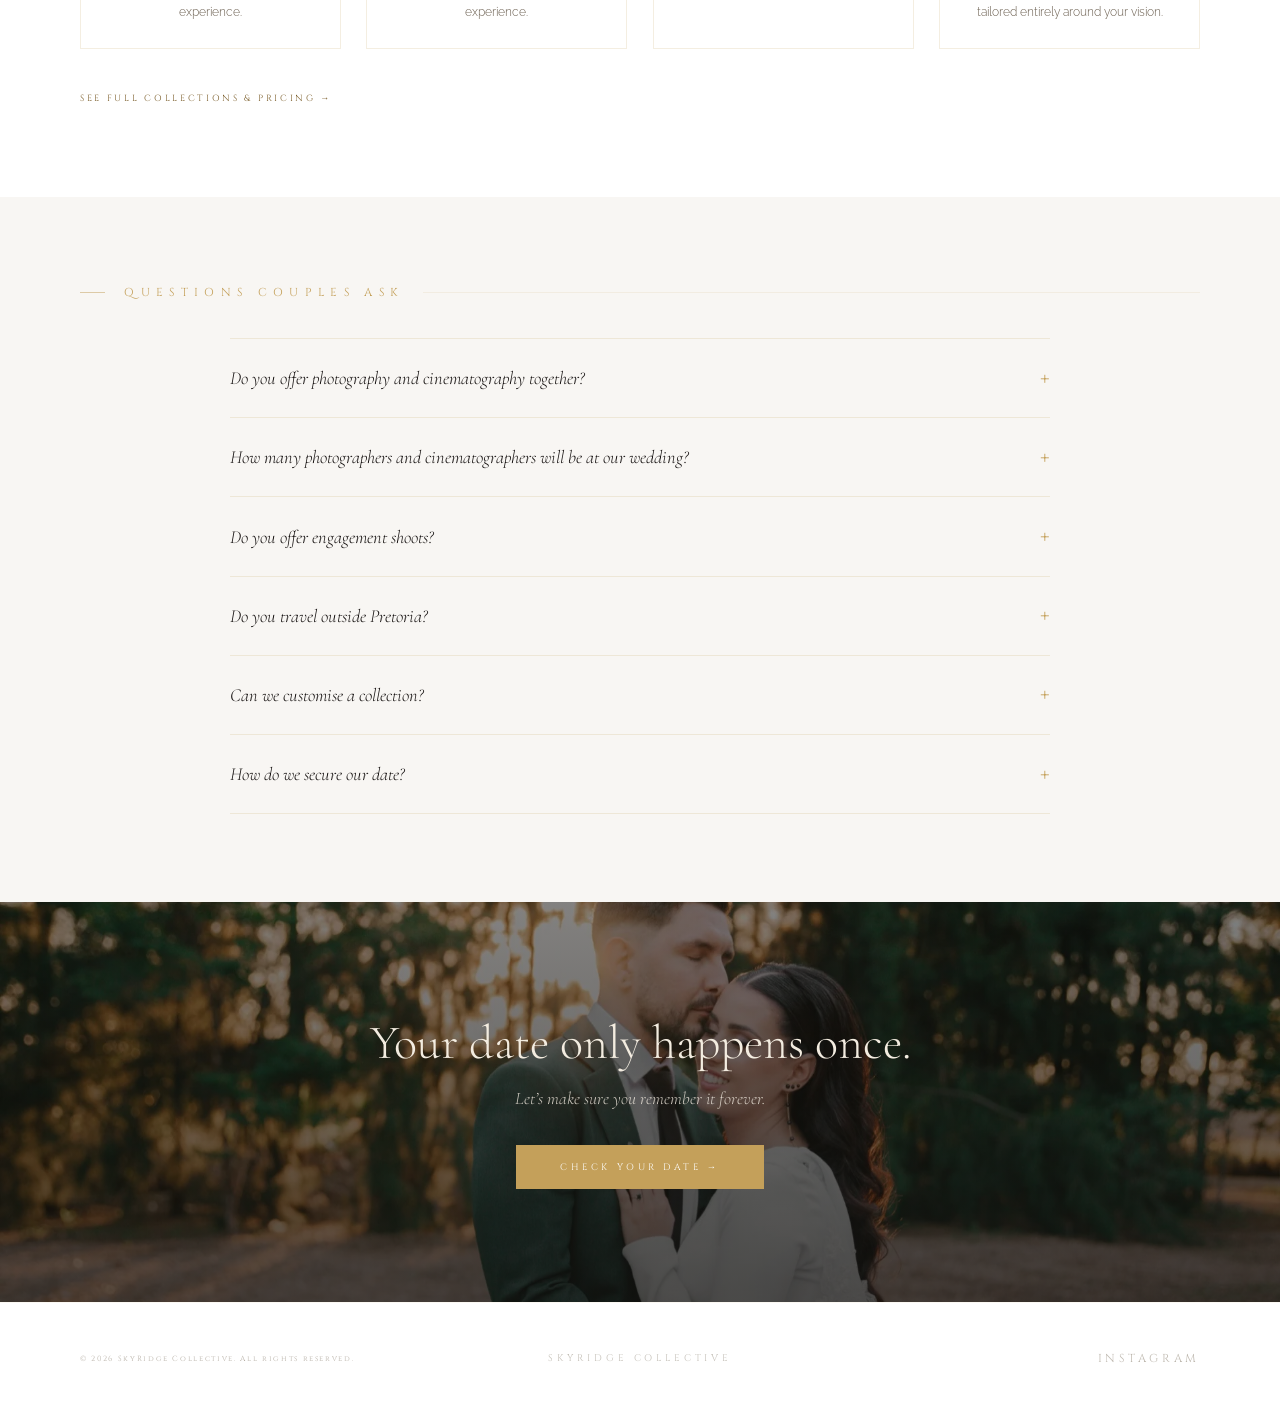
<file: wedding-photographer-pretoria/index.html>
<!DOCTYPE html>
<html lang="en">
<head>
<meta charset="UTF-8">
<meta name="viewport" content="width=device-width, initial-scale=1.0">
<title>Wedding Photographer in Pretoria | SkyRidge Collective</title>
<link rel="icon" href="/favicon.ico" sizes="any">
<link rel="icon" type="image/png" href="/images/favicon.png?v=3">
<link rel="apple-touch-icon" href="/images/favicon.png?v=3">
<meta property="og:type" content="website">
<meta property="og:url" content="https://www.skyridgecollective.co.za/wedding-photographer-pretoria">
<meta property="og:title" content="Wedding Photographer in Pretoria | SkyRidge Collective">
<meta property="og:description" content="SkyRidge Collective is a Pretoria-based wedding photography studio. See real Pretoria weddings, our collections, and how to check your date.">
<meta property="og:image" content="https://www.skyridgecollective.co.za/images/og-share.jpg">
<meta name="twitter:card" content="summary_large_image">
<meta name="twitter:title" content="Wedding Photographer in Pretoria | SkyRidge Collective">
<meta name="twitter:description" content="SkyRidge Collective is a Pretoria-based wedding photography studio. See real Pretoria weddings, our collections, and how to check your date.">
<meta name="description" content="SkyRidge Collective is a Pretoria-based wedding photography studio. See real Pretoria weddings, our collections, and how to check your date.">
<link rel="canonical" href="https://www.skyridgecollective.co.za/wedding-photographer-pretoria">
<script type="application/ld+json">
{
  "@context":"https://schema.org",
  "@type":["LocalBusiness","ProfessionalService"],
  "name":"SkyRidge Collective",
  "description":"Wedding photography and cinematography studio based in Pretoria, South Africa. Cinematic storytelling for weddings across South Africa and beyond.",
  "url":"https://www.skyridgecollective.co.za/wedding-photographer-pretoria",
  "email":"admin@skyridgecollective.co.za",
  "telephone":"+27658267525",
  "areaServed":["Pretoria","Johannesburg","Cape Town","Durban","South Africa"],
  "address":{"@type":"PostalAddress","addressLocality":"Pretoria","addressRegion":"Gauteng","addressCountry":"ZA"},
  "sameAs":["https://www.instagram.com/skyridgecollective"]
}
</script>
<link rel="preconnect" href="https://fonts.googleapis.com">
<link rel="preconnect" href="https://fonts.gstatic.com" crossorigin>
<link href="https://fonts.googleapis.com/css2?family=Cinzel:wght@300;400;500&amp;family=Cormorant+Garamond:ital,wght@0,300;0,400;1,300;1,400&amp;family=Raleway:wght@200;300;400&amp;display=swap" rel="stylesheet">
<link rel="stylesheet" href="/assets/landing.css">
</head>
<body>

<nav id="mainNav">
  <a class="nav-brand" href="/">Skyridge <i>Collective</i></a>
  <ul class="nav-links" id="navLinks">
    <li><a href="/">Home</a></li>
    <li><a href="/#gallery">Stories</a></li>
    <li><a href="/#collections">Collections</a></li>
    <li><a href="/#about">About</a></li>
    <li><a href="/#contact">Contact</a></li>
  </ul>
  <div class="nav-right">
    <a class="nav-cta" href="/#contact">Check Your Date</a>
    <button class="nav-hamburger" id="navHam" aria-label="Menu"><span></span><span></span><span></span></button>
  </div>
</nav>

<section class="page-hero" aria-label="Wedding Photographer in Pretoria">
  <img class="page-hero-bg" src="/images/gallery-couple-embrace-2025.webp?v=2" alt="Bride and groom embracing at golden hour in a forest, Pretoria wedding">
  <div class="page-hero-scrim"></div>
  <div class="page-hero-content">
    <p class="page-hero-eyebrow">Pretoria Wedding Photography</p>
    <h1>Wedding Photographer in Pretoria</h1>
    <p>SkyRidge Collective is a Pretoria-based studio built around one photographer and one cinematographer, so your wedding gets a small, consistent team rather than a rotating roster. Below is a look at real Pretoria weddings, how we work, and what couples say afterward.</p>
  </div>
</section>

<section aria-label="Real wedding work">
  <div class="sec-label fade"><h2>Real Pretoria Weddings</h2></div>
  <div class="gallery-strip">
      <div class="gcell gcell-feature"><img src="/images/gallery-couple-embrace-2025.webp?v=2" alt="Bride and groom embracing at golden hour in a forest, Pretoria wedding" loading="lazy"><div class="gov"><span>Dean &amp; Bernelee &mdash; Pretoria</span></div></div>
      <div class="gcell gcell-feature"><img src="/images/gallery-laughing-embrace-2025.webp" alt="Bride and groom laughing together in black and white, Pretoria wedding" loading="lazy"><div class="gov"><span>Henrique &amp; Zhandre &mdash; Pretoria</span></div></div>
      <div class="gcell gcell-wide"><img src="/images/gallery-first-kiss-altar-2025.webp" alt="Newlyweds share their first kiss at the altar, Pretoria wedding" loading="lazy"><div class="gov"><span>You May Kiss the Bride</span></div></div>
      <div class="gcell gcell-wide"><img src="/images/gallery-couple-forest-2025.webp?v=2" alt="Bride and groom standing together in a forest at sunset, Pretoria wedding" loading="lazy"><div class="gov"><span>Forest Light</span></div></div>
      <div class="gcell"><img src="/images/gallery-forest-embrace2-2025.webp" alt="Bride and groom embracing in the forest, Pretoria wedding" loading="lazy"><div class="gov"><span>Together</span></div></div>
      <div class="gcell"><img src="/images/gallery-bridal-portrait-2025.webp?v=2" alt="Black and white bridal portrait in gown and veil, Pretoria wedding" loading="lazy"><div class="gov"><span>Bridal Portrait</span></div></div>
  </div>
  
</section>

<section style="background:var(--bg2);" aria-label="Wedding stories">
  <div class="sec-label fade"><h2>Wedding Stories</h2></div>
  <p class="sec-intro fade">Real couples, real moments, told from beginning to end. See the full stories &mdash; and watch our latest wedding film &mdash; on the SkyRidge Collective homepage.</p>
  <a class="text-link fade" href="/#gallery">View Full Wedding Stories &rarr;</a>
</section>

<section aria-label="What couples say">
  <div class="sec-label fade"><h2>Kind Words</h2></div>
    <div class="tmn-entry fade">
      <div style="max-width:280px;margin:0 auto 2rem;aspect-ratio:4/5;overflow:hidden;"><img src="/images/film-jlo-mareli-poster.webp?v=1" alt="Jan-Louis and Mareli on their wedding day at Rolling Waters, Pretoria" style="width:100%;height:100%;object-fit:cover;display:block;" loading="lazy"></div>
      <div class="tmn-stars" aria-hidden="true">&#9733;&#9733;&#9733;&#9733;&#9733;</div>
      <p class="tmn-quote">&ldquo;We booked SkyRidge Collective very last minute for our wedding, but they never once made us feel like that was an inconvenience. From the very beginning, the service was nothing short of exceptional. What really stands out to us is that they became part of our wedding memories.&rdquo;</p>
      <div class="tmn-attr"><span class="tmn-name">Mareli &amp; Jan-Louis</span><span class="tmn-venue">Rolling Waters, Pretoria</span></div>
    </div>
    <div class="tmn-entry fade">
      
      <div class="tmn-stars" aria-hidden="true">&#9733;&#9733;&#9733;&#9733;&#9733;</div>
      <p class="tmn-quote">&ldquo;We had such a great experience with SkyRidge. From the very beginning we had so much confidence and piece of mind that we made the right choice leading up to our wedding day. The photos went above what we imagined.&rdquo;</p>
      <div class="tmn-attr"><span class="tmn-name">Sean de Klerk</span><span class="tmn-venue">Sunny in Bloom</span></div>
    </div>
</section>

<section style="background:var(--bg2);" aria-label="Services">
  <div class="sec-label fade"><h2>Services</h2></div>
  <div class="service-grid">
    <div class="service-card fade"><p class="service-heading">The Eye</p><p class="service-text">We look beyond the obvious moments &mdash; the glance, the reaction, the hand squeeze, the quiet moments between the big ones.</p></div>
    <div class="service-card fade"><p class="service-heading">The Story</p><p class="service-text">Photography and cinematography work together to tell one cohesive story, from the nervous excitement before the ceremony to the last dance.</p></div>
    <div class="service-card fade"><p class="service-heading">The Experience</p><p class="service-text">Calm when you need us. Present when it matters. We want you to feel comfortable enough to forget the cameras are there.</p></div>
  </div>
</section>

<section aria-label="Collections">
  <div class="sec-label fade"><h2>Collections</h2></div>
  <p class="sec-intro fade">Four collections &mdash; Horizon, Altitude, Apex and Observatory &mdash; each available as photography, cinematography, or both together.</p>
  <div class="tier-grid">
    <div class="tier-card fade"><p class="tier-name">Horizon</p><p class="tier-desc">A refined essential wedding story experience.</p></div>
    <div class="tier-card fade"><p class="tier-name">Altitude</p><p class="tier-desc">The complete SkyRidge wedding story experience.</p></div>
    <div class="tier-card fade"><p class="tier-name">Apex</p><p class="tier-desc">A luxury cinematic wedding production.</p></div>
    <div class="tier-card fade"><p class="tier-name">Observatory</p><p class="tier-desc">A bespoke storytelling experience, tailored entirely around your vision.</p></div>
  </div>
  <a class="text-link fade" href="/#collections">See Full Collections &amp; Pricing &rarr;</a>
</section>

<section style="background:var(--bg2);" aria-label="Frequently asked questions">
  <div class="sec-label fade"><h2>Questions Couples Ask</h2></div>
  <div class="faq-list">
    <details class="faq-item fade"><summary>Do you offer photography and cinematography together?</summary><p>Yes. Our Unified collections bring photography and cinematography together as one cohesive visual story, from the nervous excitement before the ceremony to the last dance. Photography-only and cinematography-only collections are also available.</p></details>
    <details class="faq-item fade"><summary>How many photographers and cinematographers will be at our wedding?</summary><p>SkyRidge Collective is built around our two co-founders &mdash; Rynhardt behind the camera for film, Christo behind the lens for photography. A second shooter can be added to any collection if you&rsquo;d like additional coverage.</p></details>
    <details class="faq-item fade"><summary>Do you offer engagement shoots?</summary><p>Yes, an engagement shoot is available as an add-on to any collection &mdash; a relaxed way to get comfortable in front of the camera before your wedding day.</p></details>
    <details class="faq-item fade"><summary>Do you travel outside Pretoria?</summary><p>Yes. While we&rsquo;re based in Pretoria, we regularly shoot weddings in Johannesburg, Cape Town, Durban and beyond, including international destinations.</p></details>
    <details class="faq-item fade"><summary>Can we customise a collection?</summary><p>Every collection can be tailored to your needs. Popular add-ons include drone coverage, extra edited photos, a longer feature film, a social media reels package, a second shooter and a same-day edit &mdash; speak to us about building a package that fits your vision exactly.</p></details>
    <details class="faq-item fade"><summary>How do we secure our date?</summary><p>Get in touch through our enquiry form or WhatsApp with your wedding date and details. We reply within 24 hours to confirm availability and walk you through next steps.</p></details>
  </div>
</section>

<div class="final-cta fade">
  <img class="final-cta-bg" src="/images/gallery-couple-embrace-2025.webp?v=2" alt="Bride and groom embracing at golden hour in a forest, Pretoria wedding">
  <div class="final-cta-scrim"></div>
  <div class="final-cta-content">
    <h2 class="final-cta-title">Your date only happens once.</h2>
    <p class="final-cta-sub">Let&rsquo;s make sure you remember it forever.</p>
    <a href="/#contact" class="final-cta-btn">Check Your Date &rarr;</a>
  </div>
</div>

<footer>
  <div class="f-left"><p>&copy; 2026 SkyRidge Collective. All rights reserved.</p></div>
  <div class="f-mid"><a href="/" style="text-decoration:none;color:inherit;">SkyRidge Collective</a></div>
  <div class="f-right"><a href="https://www.instagram.com/skyridgecollective?igsh=bzAzMWwyZnZvc20=" target="_blank" rel="noopener">Instagram</a></div>
</footer>

<script src="/assets/landing.js"></script>
</body>
</html>
</file>
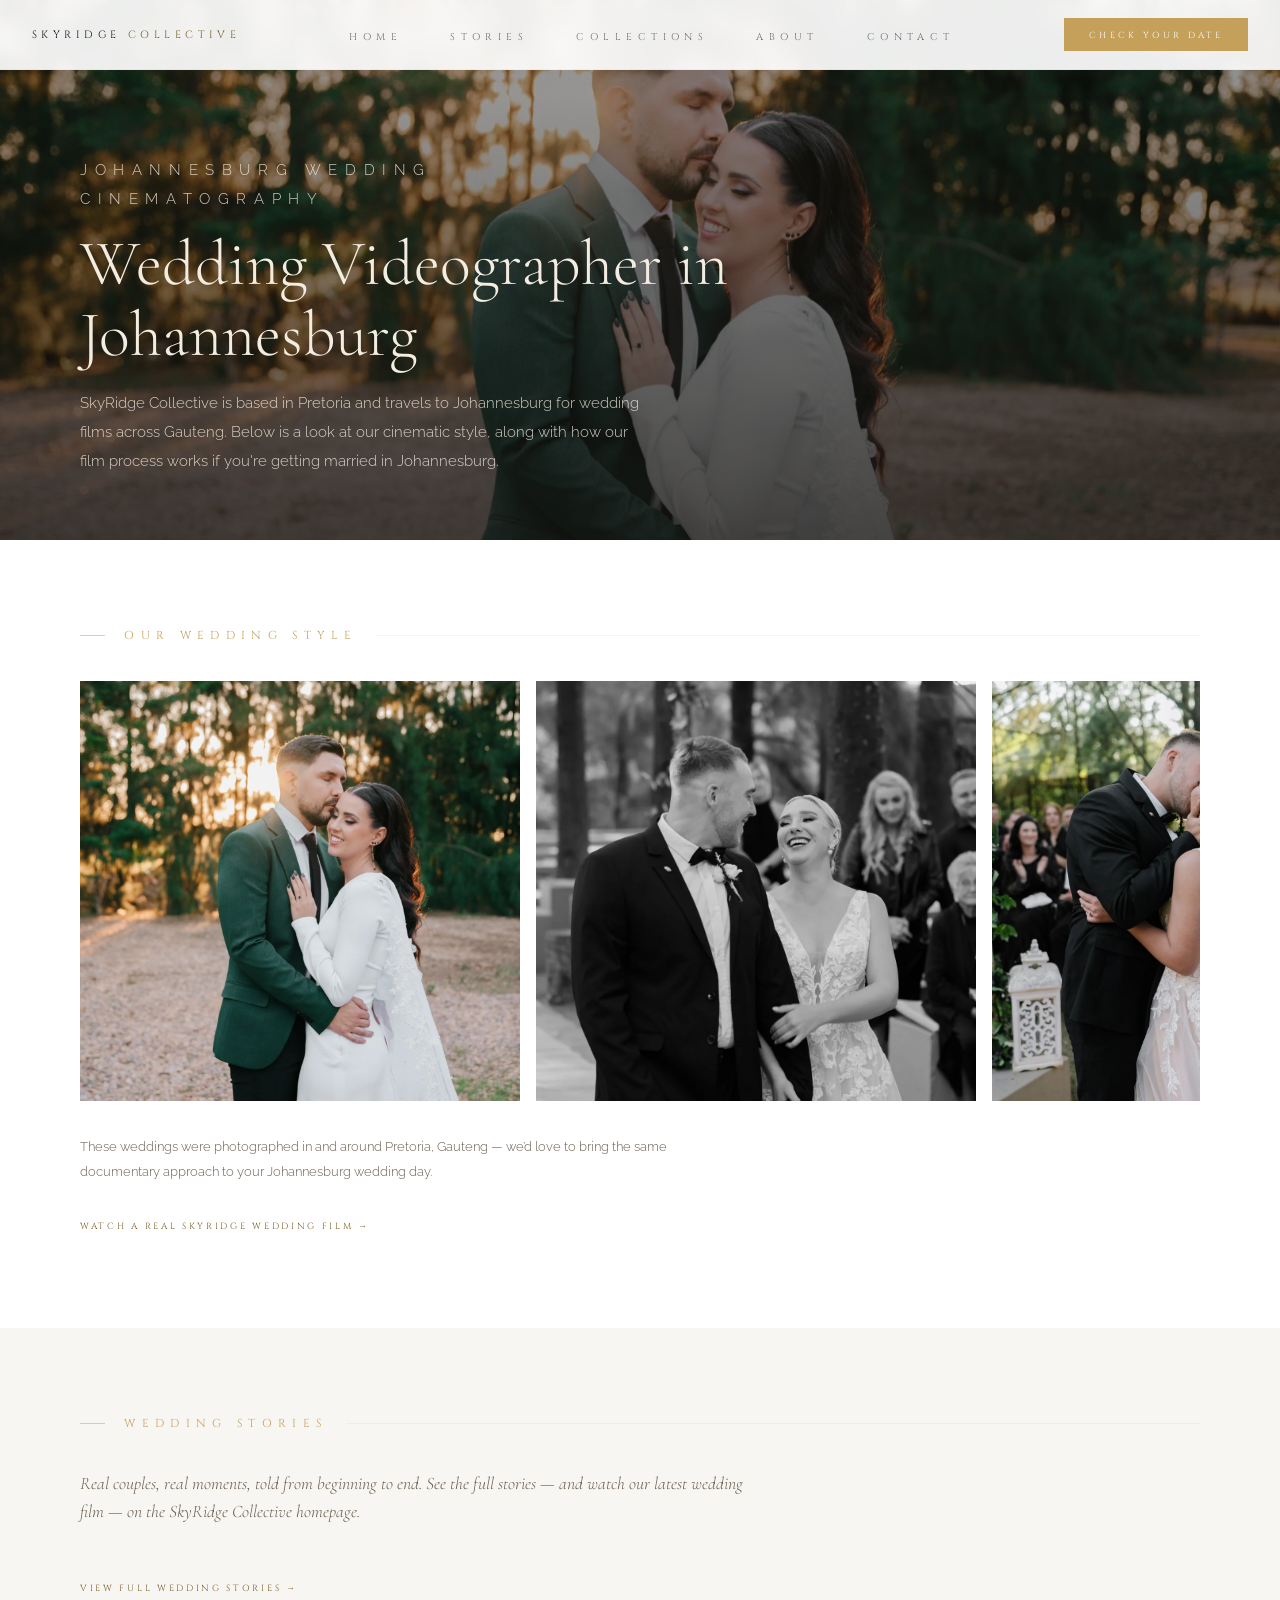
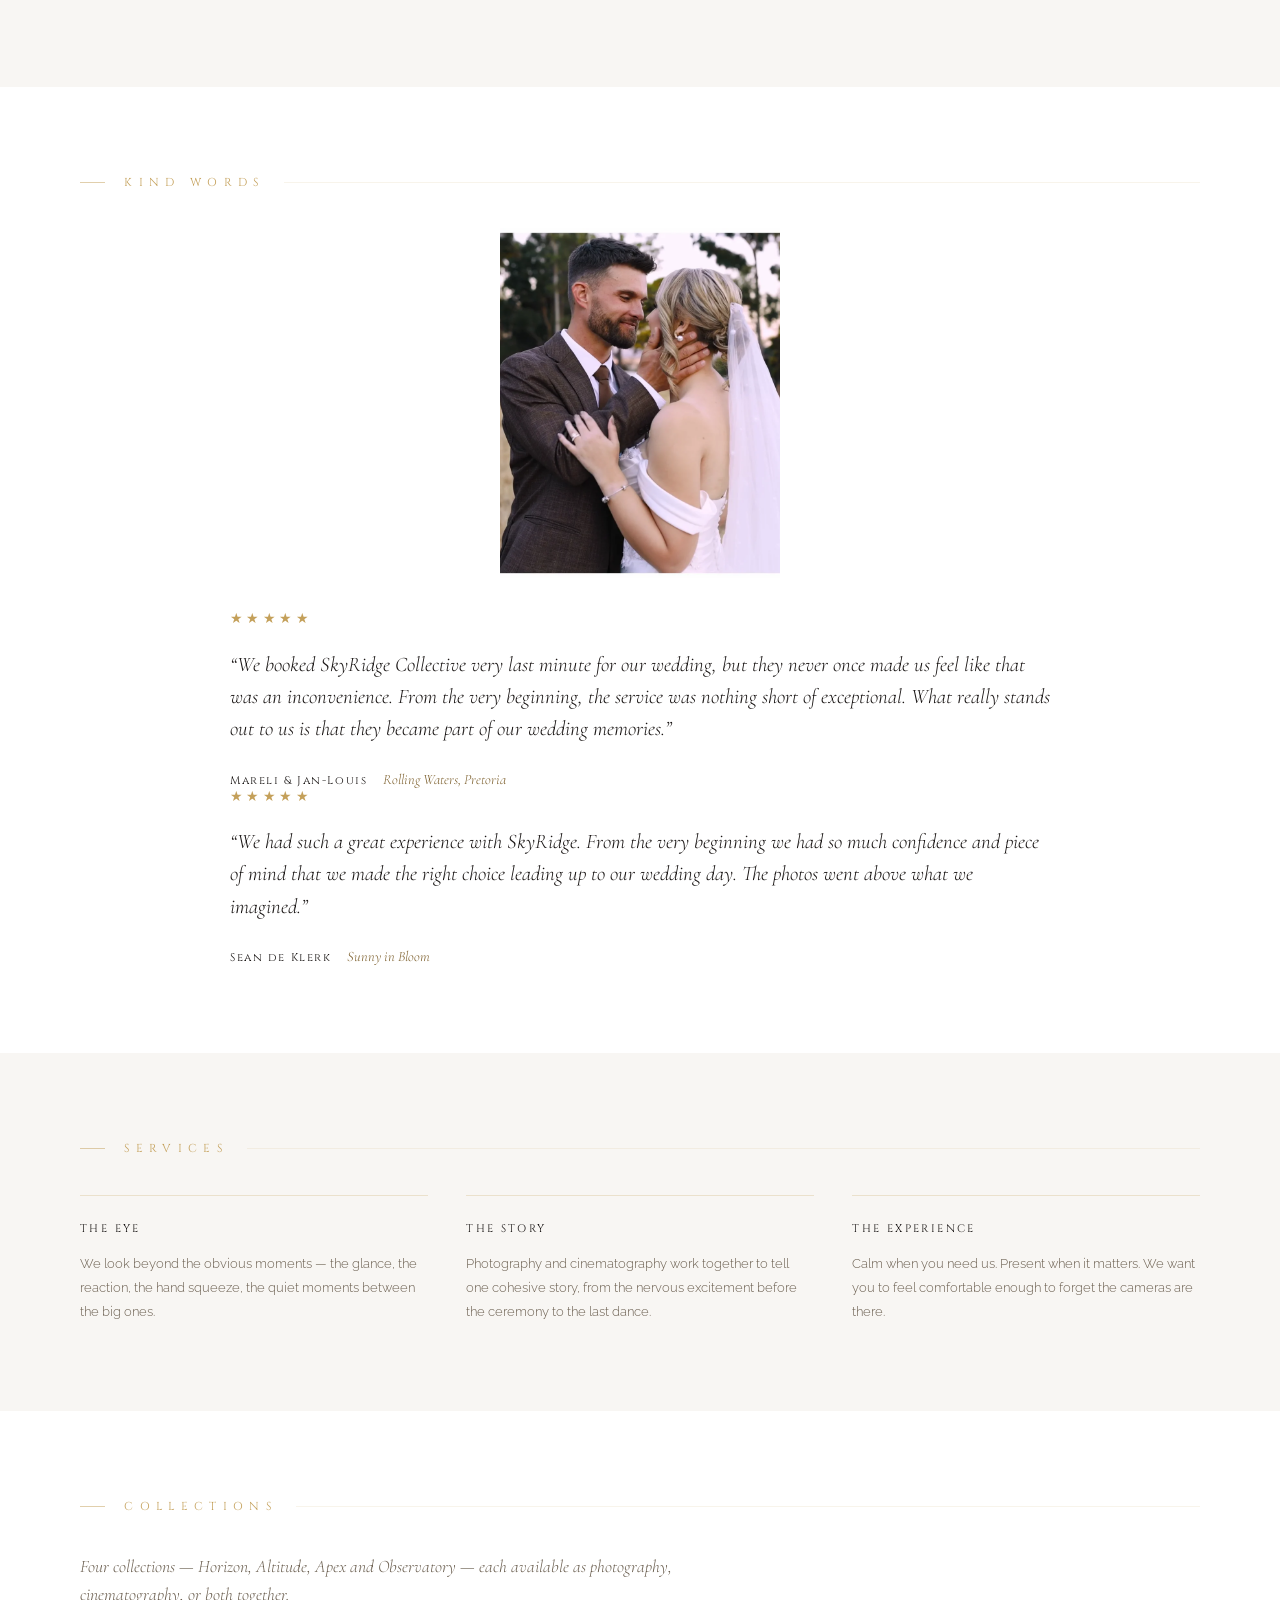
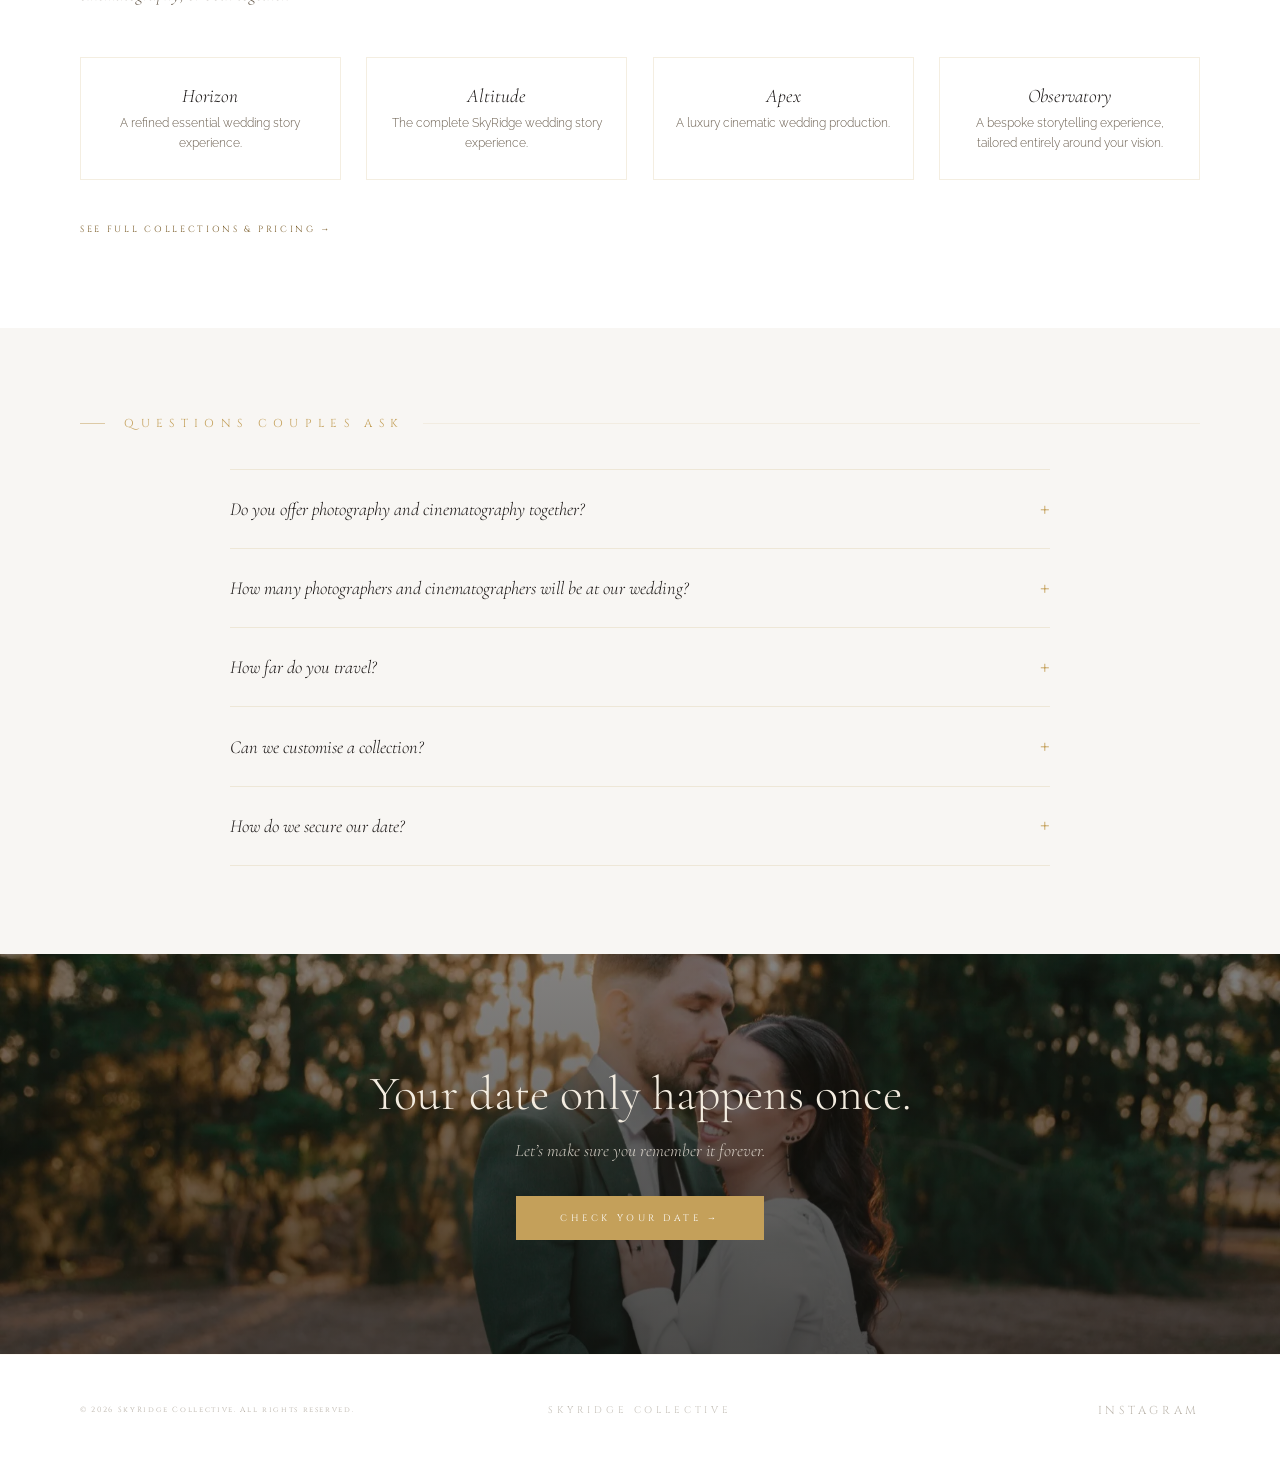
<file: wedding-videographer-johannesburg/index.html>
<!DOCTYPE html>
<html lang="en">
<head>
<meta charset="UTF-8">
<meta name="viewport" content="width=device-width, initial-scale=1.0">
<title>Wedding Videographer in Johannesburg | SkyRidge Collective</title>
<link rel="icon" href="/favicon.ico" sizes="any">
<link rel="icon" type="image/png" href="/images/favicon.png?v=3">
<link rel="apple-touch-icon" href="/images/favicon.png?v=3">
<meta property="og:type" content="website">
<meta property="og:url" content="https://www.skyridgecollective.co.za/wedding-videographer-johannesburg">
<meta property="og:title" content="Wedding Videographer in Johannesburg | SkyRidge Collective">
<meta property="og:description" content="SkyRidge Collective is a Pretoria-based wedding cinematography studio that travels to Johannesburg. See our film style and how to check your date.">
<meta property="og:image" content="https://www.skyridgecollective.co.za/images/og-share.jpg">
<meta name="twitter:card" content="summary_large_image">
<meta name="twitter:title" content="Wedding Videographer in Johannesburg | SkyRidge Collective">
<meta name="twitter:description" content="SkyRidge Collective is a Pretoria-based wedding cinematography studio that travels to Johannesburg. See our film style and how to check your date.">
<meta name="description" content="SkyRidge Collective is a Pretoria-based wedding cinematography studio that travels to Johannesburg. See our film style and how to check your date.">
<link rel="canonical" href="https://www.skyridgecollective.co.za/wedding-videographer-johannesburg">
<script type="application/ld+json">
{
  "@context":"https://schema.org",
  "@type":["LocalBusiness","ProfessionalService"],
  "name":"SkyRidge Collective",
  "description":"Wedding photography and cinematography studio based in Pretoria, South Africa. Cinematic storytelling for weddings across South Africa and beyond.",
  "url":"https://www.skyridgecollective.co.za/wedding-videographer-johannesburg",
  "email":"admin@skyridgecollective.co.za",
  "telephone":"+27658267525",
  "areaServed":["Pretoria","Johannesburg","Cape Town","Durban","South Africa"],
  "address":{"@type":"PostalAddress","addressLocality":"Pretoria","addressRegion":"Gauteng","addressCountry":"ZA"},
  "sameAs":["https://www.instagram.com/skyridgecollective"]
}
</script>
<link rel="preconnect" href="https://fonts.googleapis.com">
<link rel="preconnect" href="https://fonts.gstatic.com" crossorigin>
<link href="https://fonts.googleapis.com/css2?family=Cinzel:wght@300;400;500&amp;family=Cormorant+Garamond:ital,wght@0,300;0,400;1,300;1,400&amp;family=Raleway:wght@200;300;400&amp;display=swap" rel="stylesheet">
<link rel="stylesheet" href="/assets/landing.css">
</head>
<body>

<nav id="mainNav">
  <a class="nav-brand" href="/">Skyridge <i>Collective</i></a>
  <ul class="nav-links" id="navLinks">
    <li><a href="/">Home</a></li>
    <li><a href="/#gallery">Stories</a></li>
    <li><a href="/#collections">Collections</a></li>
    <li><a href="/#about">About</a></li>
    <li><a href="/#contact">Contact</a></li>
  </ul>
  <div class="nav-right">
    <a class="nav-cta" href="/#contact">Check Your Date</a>
    <button class="nav-hamburger" id="navHam" aria-label="Menu"><span></span><span></span><span></span></button>
  </div>
</nav>

<section class="page-hero" aria-label="Wedding Videographer in Johannesburg">
  <img class="page-hero-bg" src="/images/gallery-couple-embrace-2025.webp?v=2" alt="Bride and groom embracing at golden hour in a forest, Pretoria wedding">
  <div class="page-hero-scrim"></div>
  <div class="page-hero-content">
    <p class="page-hero-eyebrow">Johannesburg Wedding Cinematography</p>
    <h1>Wedding Videographer in Johannesburg</h1>
    <p>SkyRidge Collective is based in Pretoria and travels to Johannesburg for wedding films across Gauteng. Below is a look at our cinematic style, along with how our film process works if you're getting married in Johannesburg.</p>
  </div>
</section>

<section aria-label="Real wedding work">
  <div class="sec-label fade"><h2>Our Wedding Style</h2></div>
  <div class="gallery-strip">
      <div class="gcell gcell-feature"><img src="/images/gallery-couple-embrace-2025.webp?v=2" alt="Bride and groom embracing at golden hour in a forest, Pretoria wedding" loading="lazy"><div class="gov"><span>Dean &amp; Bernelee &mdash; Pretoria</span></div></div>
      <div class="gcell gcell-feature"><img src="/images/gallery-laughing-embrace-2025.webp" alt="Bride and groom laughing together in black and white, Pretoria wedding" loading="lazy"><div class="gov"><span>Henrique &amp; Zhandre &mdash; Pretoria</span></div></div>
      <div class="gcell gcell-wide"><img src="/images/gallery-first-kiss-altar-2025.webp" alt="Newlyweds share their first kiss at the altar, Pretoria wedding" loading="lazy"><div class="gov"><span>You May Kiss the Bride</span></div></div>
      <div class="gcell gcell-wide"><img src="/images/gallery-couple-forest-2025.webp?v=2" alt="Bride and groom standing together in a forest at sunset, Pretoria wedding" loading="lazy"><div class="gov"><span>Forest Light</span></div></div>
      <div class="gcell"><img src="/images/gallery-forest-embrace2-2025.webp" alt="Bride and groom embracing in the forest, Pretoria wedding" loading="lazy"><div class="gov"><span>Together</span></div></div>
      <div class="gcell"><img src="/images/gallery-bridal-portrait-2025.webp?v=2" alt="Black and white bridal portrait in gown and veil, Pretoria wedding" loading="lazy"><div class="gov"><span>Bridal Portrait</span></div></div>
  </div>
  <p class="gallery-note fade">These weddings were photographed in and around Pretoria, Gauteng &mdash; we&rsquo;d love to bring the same documentary approach to your Johannesburg wedding day.</p><p class="gallery-note fade"><a class="text-link" href="/#film">Watch a real SkyRidge wedding film &rarr;</a></p>
</section>

<section style="background:var(--bg2);" aria-label="Wedding stories">
  <div class="sec-label fade"><h2>Wedding Stories</h2></div>
  <p class="sec-intro fade">Real couples, real moments, told from beginning to end. See the full stories &mdash; and watch our latest wedding film &mdash; on the SkyRidge Collective homepage.</p>
  <a class="text-link fade" href="/#gallery">View Full Wedding Stories &rarr;</a>
</section>

<section aria-label="What couples say">
  <div class="sec-label fade"><h2>Kind Words</h2></div>
    <div class="tmn-entry fade">
      <div style="max-width:280px;margin:0 auto 2rem;aspect-ratio:4/5;overflow:hidden;"><img src="/images/film-jlo-mareli-poster.webp?v=1" alt="Jan-Louis and Mareli on their wedding day at Rolling Waters, Pretoria" style="width:100%;height:100%;object-fit:cover;display:block;" loading="lazy"></div>
      <div class="tmn-stars" aria-hidden="true">&#9733;&#9733;&#9733;&#9733;&#9733;</div>
      <p class="tmn-quote">&ldquo;We booked SkyRidge Collective very last minute for our wedding, but they never once made us feel like that was an inconvenience. From the very beginning, the service was nothing short of exceptional. What really stands out to us is that they became part of our wedding memories.&rdquo;</p>
      <div class="tmn-attr"><span class="tmn-name">Mareli &amp; Jan-Louis</span><span class="tmn-venue">Rolling Waters, Pretoria</span></div>
    </div>
    <div class="tmn-entry fade">
      
      <div class="tmn-stars" aria-hidden="true">&#9733;&#9733;&#9733;&#9733;&#9733;</div>
      <p class="tmn-quote">&ldquo;We had such a great experience with SkyRidge. From the very beginning we had so much confidence and piece of mind that we made the right choice leading up to our wedding day. The photos went above what we imagined.&rdquo;</p>
      <div class="tmn-attr"><span class="tmn-name">Sean de Klerk</span><span class="tmn-venue">Sunny in Bloom</span></div>
    </div>
</section>

<section style="background:var(--bg2);" aria-label="Services">
  <div class="sec-label fade"><h2>Services</h2></div>
  <div class="service-grid">
    <div class="service-card fade"><p class="service-heading">The Eye</p><p class="service-text">We look beyond the obvious moments &mdash; the glance, the reaction, the hand squeeze, the quiet moments between the big ones.</p></div>
    <div class="service-card fade"><p class="service-heading">The Story</p><p class="service-text">Photography and cinematography work together to tell one cohesive story, from the nervous excitement before the ceremony to the last dance.</p></div>
    <div class="service-card fade"><p class="service-heading">The Experience</p><p class="service-text">Calm when you need us. Present when it matters. We want you to feel comfortable enough to forget the cameras are there.</p></div>
  </div>
</section>

<section aria-label="Collections">
  <div class="sec-label fade"><h2>Collections</h2></div>
  <p class="sec-intro fade">Four collections &mdash; Horizon, Altitude, Apex and Observatory &mdash; each available as photography, cinematography, or both together.</p>
  <div class="tier-grid">
    <div class="tier-card fade"><p class="tier-name">Horizon</p><p class="tier-desc">A refined essential wedding story experience.</p></div>
    <div class="tier-card fade"><p class="tier-name">Altitude</p><p class="tier-desc">The complete SkyRidge wedding story experience.</p></div>
    <div class="tier-card fade"><p class="tier-name">Apex</p><p class="tier-desc">A luxury cinematic wedding production.</p></div>
    <div class="tier-card fade"><p class="tier-name">Observatory</p><p class="tier-desc">A bespoke storytelling experience, tailored entirely around your vision.</p></div>
  </div>
  <a class="text-link fade" href="/#collections">See Full Collections &amp; Pricing &rarr;</a>
</section>

<section style="background:var(--bg2);" aria-label="Frequently asked questions">
  <div class="sec-label fade"><h2>Questions Couples Ask</h2></div>
  <div class="faq-list">
    <details class="faq-item fade"><summary>Do you offer photography and cinematography together?</summary><p>Yes. Our Unified collections bring photography and cinematography together as one cohesive visual story, from the nervous excitement before the ceremony to the last dance. Photography-only and cinematography-only collections are also available.</p></details>
    <details class="faq-item fade"><summary>How many photographers and cinematographers will be at our wedding?</summary><p>SkyRidge Collective is built around our two co-founders &mdash; Rynhardt behind the camera for film, Christo behind the lens for photography. A second shooter can be added to any collection if you&rsquo;d like additional coverage.</p></details>
    <details class="faq-item fade"><summary>How far do you travel?</summary><p>We&rsquo;re based in Pretoria and travel throughout South Africa &mdash; including Johannesburg, Cape Town and Durban &mdash; as well as internationally for destination weddings. Tell us where your day is happening and we&rsquo;ll confirm travel arrangements as part of your enquiry.</p></details>
    <details class="faq-item fade"><summary>Can we customise a collection?</summary><p>Every collection can be tailored to your needs. Popular add-ons include drone coverage, extra edited photos, a longer feature film, a social media reels package, a second shooter and a same-day edit &mdash; speak to us about building a package that fits your vision exactly.</p></details>
    <details class="faq-item fade"><summary>How do we secure our date?</summary><p>Get in touch through our enquiry form or WhatsApp with your wedding date and details. We reply within 24 hours to confirm availability and walk you through next steps.</p></details>
  </div>
</section>

<div class="final-cta fade">
  <img class="final-cta-bg" src="/images/gallery-couple-embrace-2025.webp?v=2" alt="Bride and groom embracing at golden hour in a forest, Pretoria wedding">
  <div class="final-cta-scrim"></div>
  <div class="final-cta-content">
    <h2 class="final-cta-title">Your date only happens once.</h2>
    <p class="final-cta-sub">Let&rsquo;s make sure you remember it forever.</p>
    <a href="/#contact" class="final-cta-btn">Check Your Date &rarr;</a>
  </div>
</div>

<footer>
  <div class="f-left"><p>&copy; 2026 SkyRidge Collective. All rights reserved.</p></div>
  <div class="f-mid"><a href="/" style="text-decoration:none;color:inherit;">SkyRidge Collective</a></div>
  <div class="f-right"><a href="https://www.instagram.com/skyridgecollective?igsh=bzAzMWwyZnZvc20=" target="_blank" rel="noopener">Instagram</a></div>
</footer>

<script src="/assets/landing.js"></script>
</body>
</html>
</file>
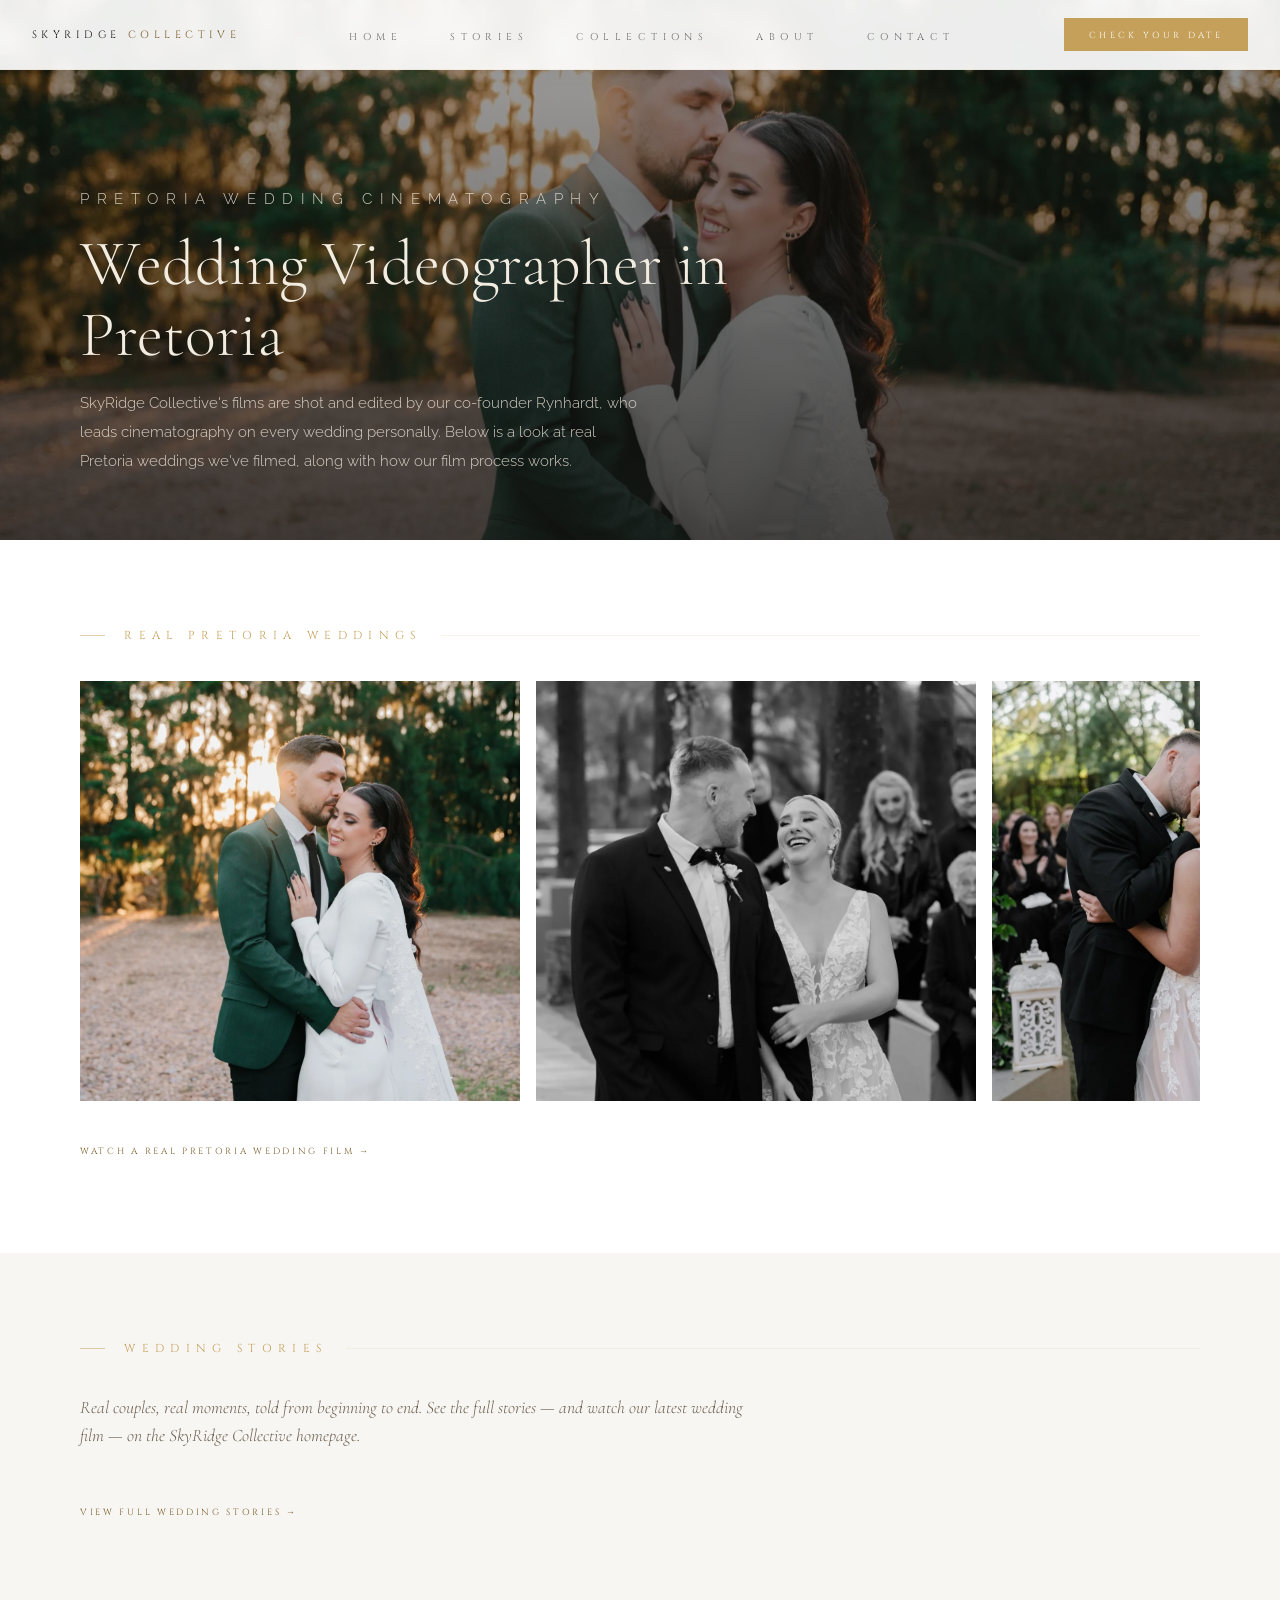
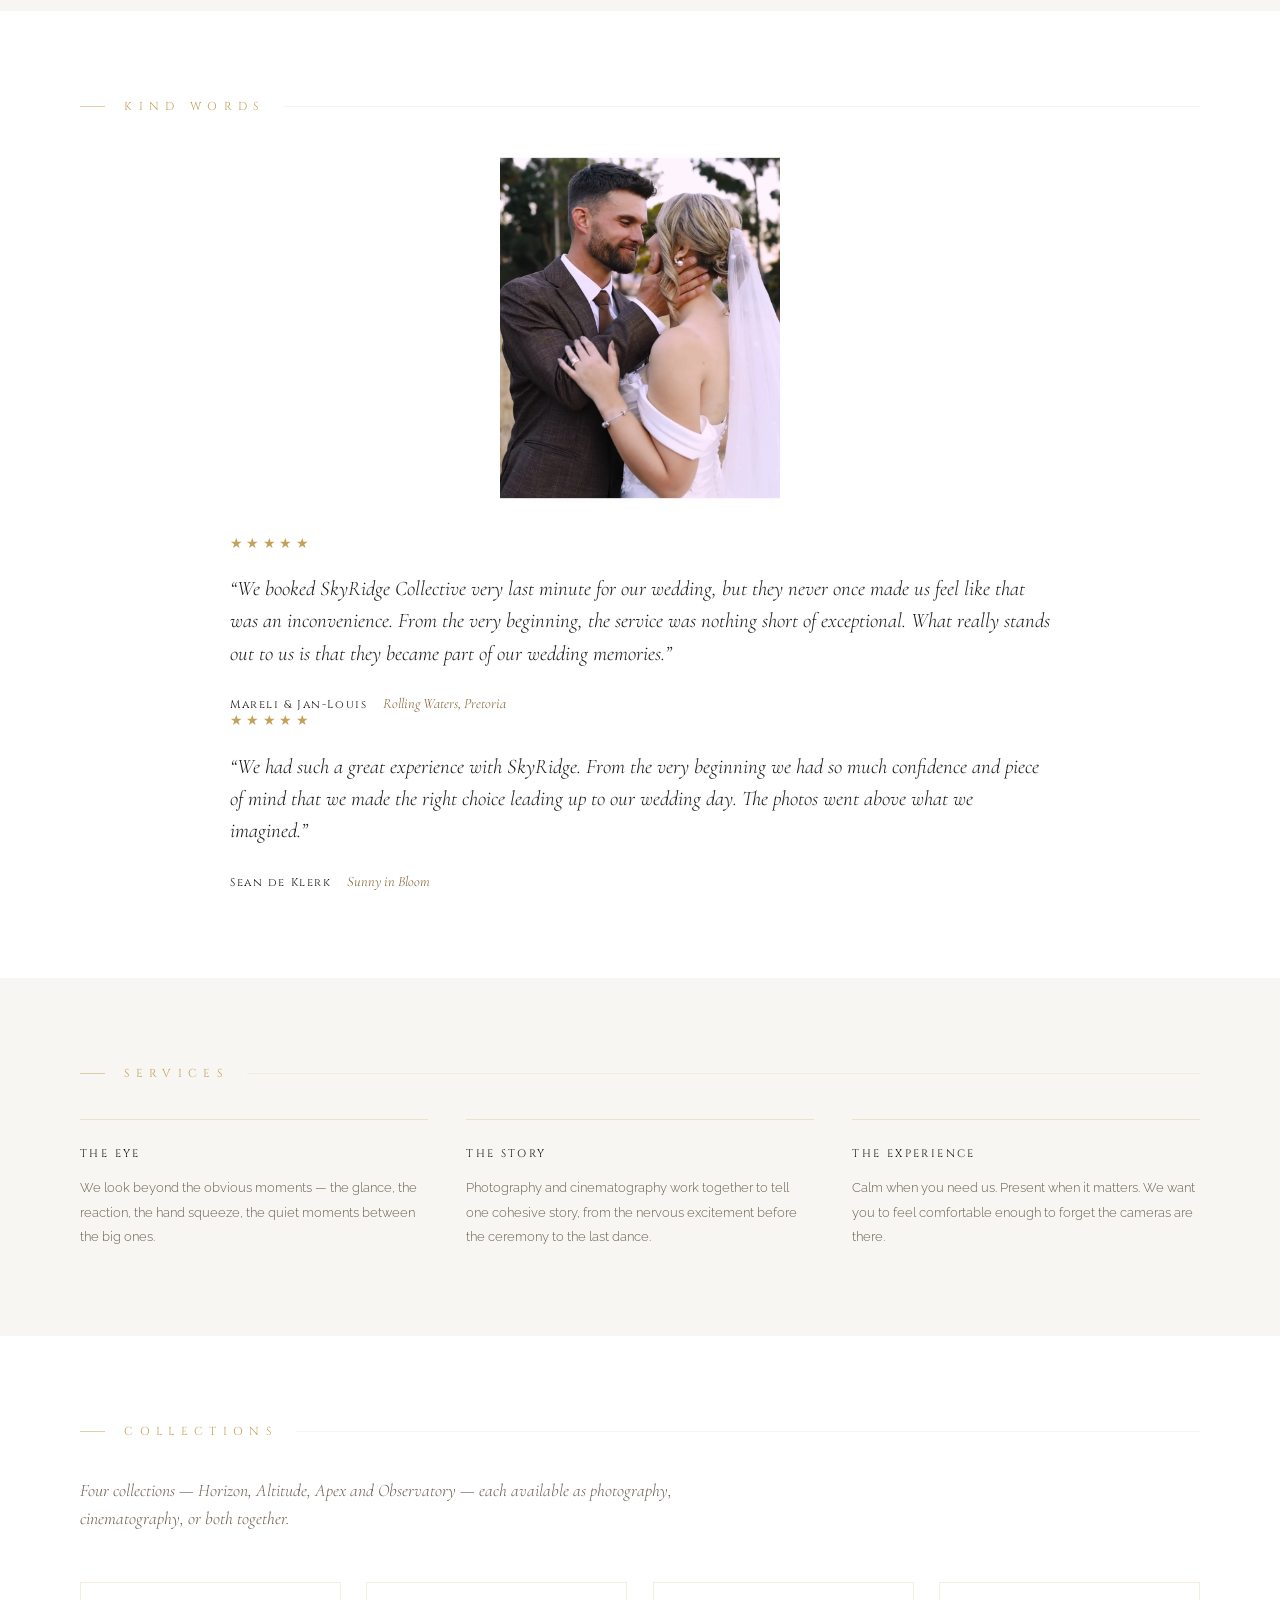
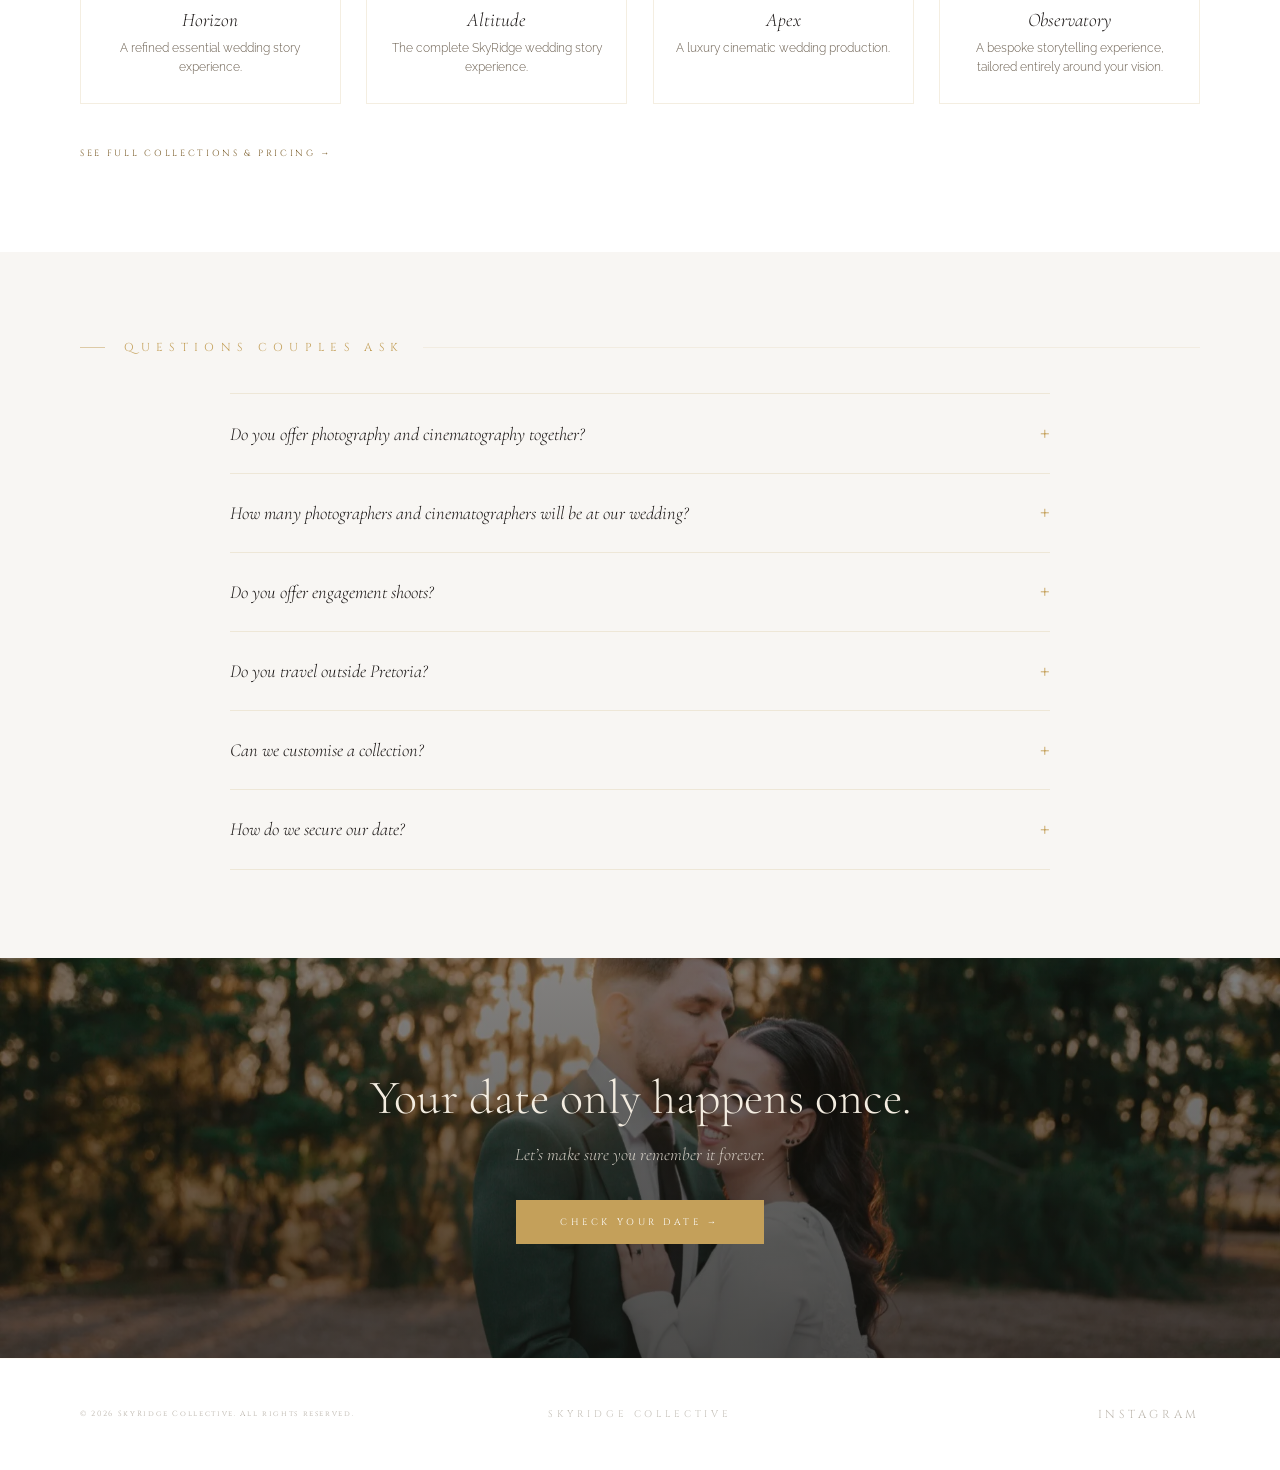
<file: wedding-videographer-pretoria/index.html>
<!DOCTYPE html>
<html lang="en">
<head>
<meta charset="UTF-8">
<meta name="viewport" content="width=device-width, initial-scale=1.0">
<title>Wedding Videographer in Pretoria | SkyRidge Collective</title>
<link rel="icon" href="/favicon.ico" sizes="any">
<link rel="icon" type="image/png" href="/images/favicon.png?v=3">
<link rel="apple-touch-icon" href="/images/favicon.png?v=3">
<meta property="og:type" content="website">
<meta property="og:url" content="https://www.skyridgecollective.co.za/wedding-videographer-pretoria">
<meta property="og:title" content="Wedding Videographer in Pretoria | SkyRidge Collective">
<meta property="og:description" content="SkyRidge Collective is a Pretoria-based wedding cinematography studio. Watch real Pretoria wedding films and see how to check your date.">
<meta property="og:image" content="https://www.skyridgecollective.co.za/images/og-share.jpg">
<meta name="twitter:card" content="summary_large_image">
<meta name="twitter:title" content="Wedding Videographer in Pretoria | SkyRidge Collective">
<meta name="twitter:description" content="SkyRidge Collective is a Pretoria-based wedding cinematography studio. Watch real Pretoria wedding films and see how to check your date.">
<meta name="description" content="SkyRidge Collective is a Pretoria-based wedding cinematography studio. Watch real Pretoria wedding films and see how to check your date.">
<link rel="canonical" href="https://www.skyridgecollective.co.za/wedding-videographer-pretoria">
<script type="application/ld+json">
{
  "@context":"https://schema.org",
  "@type":["LocalBusiness","ProfessionalService"],
  "name":"SkyRidge Collective",
  "description":"Wedding photography and cinematography studio based in Pretoria, South Africa. Cinematic storytelling for weddings across South Africa and beyond.",
  "url":"https://www.skyridgecollective.co.za/wedding-videographer-pretoria",
  "email":"admin@skyridgecollective.co.za",
  "telephone":"+27658267525",
  "areaServed":["Pretoria","Johannesburg","Cape Town","Durban","South Africa"],
  "address":{"@type":"PostalAddress","addressLocality":"Pretoria","addressRegion":"Gauteng","addressCountry":"ZA"},
  "sameAs":["https://www.instagram.com/skyridgecollective"]
}
</script>
<link rel="preconnect" href="https://fonts.googleapis.com">
<link rel="preconnect" href="https://fonts.gstatic.com" crossorigin>
<link href="https://fonts.googleapis.com/css2?family=Cinzel:wght@300;400;500&amp;family=Cormorant+Garamond:ital,wght@0,300;0,400;1,300;1,400&amp;family=Raleway:wght@200;300;400&amp;display=swap" rel="stylesheet">
<link rel="stylesheet" href="/assets/landing.css">
</head>
<body>

<nav id="mainNav">
  <a class="nav-brand" href="/">Skyridge <i>Collective</i></a>
  <ul class="nav-links" id="navLinks">
    <li><a href="/">Home</a></li>
    <li><a href="/#gallery">Stories</a></li>
    <li><a href="/#collections">Collections</a></li>
    <li><a href="/#about">About</a></li>
    <li><a href="/#contact">Contact</a></li>
  </ul>
  <div class="nav-right">
    <a class="nav-cta" href="/#contact">Check Your Date</a>
    <button class="nav-hamburger" id="navHam" aria-label="Menu"><span></span><span></span><span></span></button>
  </div>
</nav>

<section class="page-hero" aria-label="Wedding Videographer in Pretoria">
  <img class="page-hero-bg" src="/images/gallery-couple-embrace-2025.webp?v=2" alt="Bride and groom embracing at golden hour in a forest, Pretoria wedding">
  <div class="page-hero-scrim"></div>
  <div class="page-hero-content">
    <p class="page-hero-eyebrow">Pretoria Wedding Cinematography</p>
    <h1>Wedding Videographer in Pretoria</h1>
    <p>SkyRidge Collective's films are shot and edited by our co-founder Rynhardt, who leads cinematography on every wedding personally. Below is a look at real Pretoria weddings we've filmed, along with how our film process works.</p>
  </div>
</section>

<section aria-label="Real wedding work">
  <div class="sec-label fade"><h2>Real Pretoria Weddings</h2></div>
  <div class="gallery-strip">
      <div class="gcell gcell-feature"><img src="/images/gallery-couple-embrace-2025.webp?v=2" alt="Bride and groom embracing at golden hour in a forest, Pretoria wedding" loading="lazy"><div class="gov"><span>Dean &amp; Bernelee &mdash; Pretoria</span></div></div>
      <div class="gcell gcell-feature"><img src="/images/gallery-laughing-embrace-2025.webp" alt="Bride and groom laughing together in black and white, Pretoria wedding" loading="lazy"><div class="gov"><span>Henrique &amp; Zhandre &mdash; Pretoria</span></div></div>
      <div class="gcell gcell-wide"><img src="/images/gallery-first-kiss-altar-2025.webp" alt="Newlyweds share their first kiss at the altar, Pretoria wedding" loading="lazy"><div class="gov"><span>You May Kiss the Bride</span></div></div>
      <div class="gcell gcell-wide"><img src="/images/gallery-couple-forest-2025.webp?v=2" alt="Bride and groom standing together in a forest at sunset, Pretoria wedding" loading="lazy"><div class="gov"><span>Forest Light</span></div></div>
      <div class="gcell"><img src="/images/gallery-forest-embrace2-2025.webp" alt="Bride and groom embracing in the forest, Pretoria wedding" loading="lazy"><div class="gov"><span>Together</span></div></div>
      <div class="gcell"><img src="/images/gallery-bridal-portrait-2025.webp?v=2" alt="Black and white bridal portrait in gown and veil, Pretoria wedding" loading="lazy"><div class="gov"><span>Bridal Portrait</span></div></div>
  </div>
  <p class="gallery-note fade"><a class="text-link" href="/#film">Watch a real Pretoria wedding film &rarr;</a></p>
</section>

<section style="background:var(--bg2);" aria-label="Wedding stories">
  <div class="sec-label fade"><h2>Wedding Stories</h2></div>
  <p class="sec-intro fade">Real couples, real moments, told from beginning to end. See the full stories &mdash; and watch our latest wedding film &mdash; on the SkyRidge Collective homepage.</p>
  <a class="text-link fade" href="/#gallery">View Full Wedding Stories &rarr;</a>
</section>

<section aria-label="What couples say">
  <div class="sec-label fade"><h2>Kind Words</h2></div>
    <div class="tmn-entry fade">
      <div style="max-width:280px;margin:0 auto 2rem;aspect-ratio:4/5;overflow:hidden;"><img src="/images/film-jlo-mareli-poster.webp?v=1" alt="Jan-Louis and Mareli on their wedding day at Rolling Waters, Pretoria" style="width:100%;height:100%;object-fit:cover;display:block;" loading="lazy"></div>
      <div class="tmn-stars" aria-hidden="true">&#9733;&#9733;&#9733;&#9733;&#9733;</div>
      <p class="tmn-quote">&ldquo;We booked SkyRidge Collective very last minute for our wedding, but they never once made us feel like that was an inconvenience. From the very beginning, the service was nothing short of exceptional. What really stands out to us is that they became part of our wedding memories.&rdquo;</p>
      <div class="tmn-attr"><span class="tmn-name">Mareli &amp; Jan-Louis</span><span class="tmn-venue">Rolling Waters, Pretoria</span></div>
    </div>
    <div class="tmn-entry fade">
      
      <div class="tmn-stars" aria-hidden="true">&#9733;&#9733;&#9733;&#9733;&#9733;</div>
      <p class="tmn-quote">&ldquo;We had such a great experience with SkyRidge. From the very beginning we had so much confidence and piece of mind that we made the right choice leading up to our wedding day. The photos went above what we imagined.&rdquo;</p>
      <div class="tmn-attr"><span class="tmn-name">Sean de Klerk</span><span class="tmn-venue">Sunny in Bloom</span></div>
    </div>
</section>

<section style="background:var(--bg2);" aria-label="Services">
  <div class="sec-label fade"><h2>Services</h2></div>
  <div class="service-grid">
    <div class="service-card fade"><p class="service-heading">The Eye</p><p class="service-text">We look beyond the obvious moments &mdash; the glance, the reaction, the hand squeeze, the quiet moments between the big ones.</p></div>
    <div class="service-card fade"><p class="service-heading">The Story</p><p class="service-text">Photography and cinematography work together to tell one cohesive story, from the nervous excitement before the ceremony to the last dance.</p></div>
    <div class="service-card fade"><p class="service-heading">The Experience</p><p class="service-text">Calm when you need us. Present when it matters. We want you to feel comfortable enough to forget the cameras are there.</p></div>
  </div>
</section>

<section aria-label="Collections">
  <div class="sec-label fade"><h2>Collections</h2></div>
  <p class="sec-intro fade">Four collections &mdash; Horizon, Altitude, Apex and Observatory &mdash; each available as photography, cinematography, or both together.</p>
  <div class="tier-grid">
    <div class="tier-card fade"><p class="tier-name">Horizon</p><p class="tier-desc">A refined essential wedding story experience.</p></div>
    <div class="tier-card fade"><p class="tier-name">Altitude</p><p class="tier-desc">The complete SkyRidge wedding story experience.</p></div>
    <div class="tier-card fade"><p class="tier-name">Apex</p><p class="tier-desc">A luxury cinematic wedding production.</p></div>
    <div class="tier-card fade"><p class="tier-name">Observatory</p><p class="tier-desc">A bespoke storytelling experience, tailored entirely around your vision.</p></div>
  </div>
  <a class="text-link fade" href="/#collections">See Full Collections &amp; Pricing &rarr;</a>
</section>

<section style="background:var(--bg2);" aria-label="Frequently asked questions">
  <div class="sec-label fade"><h2>Questions Couples Ask</h2></div>
  <div class="faq-list">
    <details class="faq-item fade"><summary>Do you offer photography and cinematography together?</summary><p>Yes. Our Unified collections bring photography and cinematography together as one cohesive visual story, from the nervous excitement before the ceremony to the last dance. Photography-only and cinematography-only collections are also available.</p></details>
    <details class="faq-item fade"><summary>How many photographers and cinematographers will be at our wedding?</summary><p>SkyRidge Collective is built around our two co-founders &mdash; Rynhardt behind the camera for film, Christo behind the lens for photography. A second shooter can be added to any collection if you&rsquo;d like additional coverage.</p></details>
    <details class="faq-item fade"><summary>Do you offer engagement shoots?</summary><p>Yes, an engagement shoot is available as an add-on to any collection &mdash; a relaxed way to get comfortable in front of the camera before your wedding day.</p></details>
    <details class="faq-item fade"><summary>Do you travel outside Pretoria?</summary><p>Yes. While we&rsquo;re based in Pretoria, we regularly shoot weddings in Johannesburg, Cape Town, Durban and beyond, including international destinations.</p></details>
    <details class="faq-item fade"><summary>Can we customise a collection?</summary><p>Every collection can be tailored to your needs. Popular add-ons include drone coverage, extra edited photos, a longer feature film, a social media reels package, a second shooter and a same-day edit &mdash; speak to us about building a package that fits your vision exactly.</p></details>
    <details class="faq-item fade"><summary>How do we secure our date?</summary><p>Get in touch through our enquiry form or WhatsApp with your wedding date and details. We reply within 24 hours to confirm availability and walk you through next steps.</p></details>
  </div>
</section>

<div class="final-cta fade">
  <img class="final-cta-bg" src="/images/gallery-couple-embrace-2025.webp?v=2" alt="Bride and groom embracing at golden hour in a forest, Pretoria wedding">
  <div class="final-cta-scrim"></div>
  <div class="final-cta-content">
    <h2 class="final-cta-title">Your date only happens once.</h2>
    <p class="final-cta-sub">Let&rsquo;s make sure you remember it forever.</p>
    <a href="/#contact" class="final-cta-btn">Check Your Date &rarr;</a>
  </div>
</div>

<footer>
  <div class="f-left"><p>&copy; 2026 SkyRidge Collective. All rights reserved.</p></div>
  <div class="f-mid"><a href="/" style="text-decoration:none;color:inherit;">SkyRidge Collective</a></div>
  <div class="f-right"><a href="https://www.instagram.com/skyridgecollective?igsh=bzAzMWwyZnZvc20=" target="_blank" rel="noopener">Instagram</a></div>
</footer>

<script src="/assets/landing.js"></script>
</body>
</html>
</file>
<file: assets/landing.css>
/* SkyRidge Collective — shared stylesheet for local-SEO landing page templates.
   Extracted from the homepage's design system so every new city/service page
   (wedding-photographer-<city>, wedding-videographer-<city>, etc.) stays visually
   identical to the main site without re-authoring the aesthetic each time. */

*,*::before,*::after{margin:0;padding:0;box-sizing:border-box;}
:root{
  --bg:#ffffff;
  --bg2:#f8f6f3;
  --text:#1a1615;
  --mist:#6b5f50;
  --gold:#c4a05a;
  --gold-lt:#dfc07a;
  --gold-dk:#7a5c28;
  --gold-text:#7a5c28;
}
html{scroll-behavior:smooth;}
body{font-family:'Raleway',sans-serif;font-weight:300;background:var(--bg);color:var(--text);overflow-x:hidden;}
a{color:inherit;}
img{max-width:100%;}

/* NAV */
nav{
  position:fixed;top:0;left:0;right:0;z-index:100;
  display:flex;align-items:center;justify-content:space-between;
  padding:1.1rem 2rem;
  background:rgba(255,255,255,.92);backdrop-filter:blur(10px);-webkit-backdrop-filter:blur(10px);
  border-bottom:1px solid rgba(196,160,90,.1);box-shadow:0 4px 24px rgba(0,0,0,.05);
  transition:padding .3s,background .3s,border-color .3s;
}
.nav-brand{font-family:'Cinzel',serif;font-size:.66rem;font-weight:400;letter-spacing:.42em;text-transform:uppercase;color:var(--text);text-decoration:none;white-space:nowrap;}
.nav-brand i{font-style:normal;color:var(--gold-text);}
.nav-links{display:flex;gap:3rem;list-style:none;}
.nav-links a{text-decoration:none;font-family:'Cinzel',serif;font-size:.62rem;font-weight:400;letter-spacing:.55em;text-transform:uppercase;color:var(--text);opacity:.6;transition:opacity .4s,color .4s,letter-spacing .3s;}
.nav-links a:hover{opacity:1;color:var(--gold);letter-spacing:.65em;}
.nav-right{display:flex;align-items:center;gap:1.4rem;}
.nav-cta{font-family:'Cinzel',serif;font-size:.55rem;letter-spacing:.38em;text-transform:uppercase;color:#fff;background:var(--gold);border:1px solid var(--gold);padding:.62rem 1.5rem;text-decoration:none;transition:background .3s,border-color .3s;}
.nav-cta:hover{background:var(--gold-dk);border-color:var(--gold-dk);}
.nav-hamburger{display:none;flex-direction:column;gap:6px;cursor:pointer;background:none;border:none;padding:.5rem;}
.nav-hamburger span{display:block;width:24px;height:1px;background:var(--text);transition:transform .3s,opacity .3s;}
.nav-hamburger.open span:nth-child(1){transform:translateY(7px) rotate(45deg);}
.nav-hamburger.open span:nth-child(2){opacity:0;}
.nav-hamburger.open span:nth-child(3){transform:translateY(-7px) rotate(-45deg);}

/* PAGE HERO — a static full-bleed image band (no video) with a single clear H1,
   used for local-SEO landing pages instead of the homepage's cinematic hero. */
.page-hero{position:relative;min-height:60vh;display:flex;align-items:flex-end;overflow:hidden;padding:7rem 5rem 4rem;}
.page-hero-bg{position:absolute;inset:0;width:100%;height:100%;object-fit:cover;object-position:center 30%;}
.page-hero-scrim{position:absolute;inset:0;background:linear-gradient(180deg,rgba(20,17,14,.35),rgba(20,17,14,.75));}
.page-hero-content{position:relative;z-index:1;max-width:760px;}
.page-hero-eyebrow{font-family:'Cinzel',serif;font-size:.68rem;font-weight:400;letter-spacing:.5em;text-transform:uppercase;color:var(--gold-lt);margin-bottom:1rem;}
.page-hero h1{font-family:'Cormorant Garamond',serif;font-size:clamp(2.2rem,5vw,4rem);font-weight:300;line-height:1.1;color:#f3ece0;margin-bottom:1.2rem;}
.page-hero h1 em{font-style:italic;color:var(--gold-lt);}
.page-hero p{font-family:'Raleway',sans-serif;font-size:.95rem;font-weight:300;line-height:1.9;color:rgba(243,236,224,.85);max-width:560px;}

/* SHARED */
section{padding:5.5rem 5rem;}
.sec-label{display:flex;align-items:center;gap:1.2rem;margin-bottom:2.4rem;}
.sec-label::before{content:'';display:block;width:25px;height:1px;background:var(--gold);opacity:.5;}
.sec-label::after{content:'';display:block;flex:1;height:1px;background:rgba(196,160,90,.12);}
.sec-label span,.sec-label h2{font-family:'Cinzel',serif;font-size:.72rem;font-weight:400;letter-spacing:.55em;text-transform:uppercase;color:var(--gold);white-space:nowrap;}
.sec-intro{max-width:680px;margin:0 0 3rem;font-family:'Cormorant Garamond',serif;font-style:italic;font-weight:300;font-size:1.1rem;color:var(--mist);line-height:1.6;}
.fade{opacity:0;transform:translateY(18px);transition:opacity 1s ease,transform 1s ease;}
.fade.in{opacity:1;transform:translateY(0);}

/* GALLERY STRIP (reused pattern from the homepage's Real Weddings section) */
.gallery-strip{display:flex;overflow-x:auto;scroll-snap-type:x mandatory;-webkit-overflow-scrolling:touch;gap:16px;max-width:1400px;margin:0 auto;padding-bottom:.5rem;scrollbar-width:none;}
.gallery-strip::-webkit-scrollbar{display:none;}
.gcell{position:relative;overflow:hidden;background:#f8f2e4;flex:0 0 300px;height:420px;scroll-snap-align:start;}
.gcell img{width:100%;height:100%;object-fit:cover;display:block;transition:transform 1s cubic-bezier(.25,.46,.45,.94);}
.gcell:hover img{transform:scale(1.045);}
.gcell-feature{flex-basis:440px;}
.gcell-wide{flex-basis:370px;}
.gov{position:absolute;inset:0;background:linear-gradient(to top,rgba(20,17,14,.62) 0%,rgba(20,17,14,0) 48%);opacity:0;transition:opacity .6s;display:flex;align-items:flex-end;padding:1.6rem 1.8rem;}
.gcell:hover .gov{opacity:1;}
.gov span{font-family:'Cinzel',serif;font-size:.52rem;letter-spacing:.4em;text-transform:uppercase;color:var(--gold-lt);}
.gallery-note{max-width:640px;margin-top:1.6rem;font-family:'Raleway',sans-serif;font-size:.82rem;color:var(--mist);line-height:1.9;}

/* TESTIMONIAL */
.tmn-entry{max-width:820px;margin:0 auto;text-align:left;}
.tmn-stars{color:var(--gold);font-size:.85rem;letter-spacing:.25em;margin-bottom:1.4rem;}
.tmn-quote{font-family:'Cormorant Garamond',serif;font-style:italic;font-weight:300;font-size:1.3rem;line-height:1.55;color:var(--text);margin-bottom:1.6rem;}
.tmn-attr{display:flex;align-items:baseline;flex-wrap:wrap;gap:.3rem 1rem;}
.tmn-name{font-family:'Cinzel',serif;font-size:.7rem;font-weight:400;letter-spacing:.14em;color:var(--text);}
.tmn-venue{font-family:'Cormorant Garamond',serif;font-style:italic;font-size:.9rem;color:var(--gold-dk);}

/* SERVICES / COLLECTIONS teaser */
.service-grid{display:grid;grid-template-columns:repeat(3,1fr);gap:2.4rem;max-width:1200px;margin:0 auto;}
.service-card{padding-top:1.6rem;border-top:1px solid rgba(196,160,90,.25);}
.service-heading{font-family:'Cinzel',serif;font-size:.68rem;font-weight:400;letter-spacing:.22em;text-transform:uppercase;color:var(--text);margin-bottom:.9rem;}
.service-text{font-family:'Raleway',sans-serif;font-size:.84rem;color:var(--mist);line-height:1.8;}
.tier-grid{display:grid;grid-template-columns:repeat(4,1fr);gap:1.6rem;max-width:1200px;margin:0 auto 2.2rem;}
.tier-card{padding:1.6rem 1.4rem;border:1px solid rgba(196,160,90,.18);text-align:center;}
.tier-name{font-family:'Cormorant Garamond',serif;font-style:italic;font-size:1.2rem;color:var(--text);margin-bottom:.4rem;}
.tier-desc{font-family:'Raleway',sans-serif;font-size:.76rem;color:var(--mist);line-height:1.6;}
.text-link{display:inline-block;margin-top:.5rem;font-family:'Cinzel',serif;font-size:.56rem;font-weight:400;letter-spacing:.3em;text-transform:uppercase;color:var(--gold-dk);text-decoration:none;position:relative;padding-bottom:.3rem;}
.text-link::after{content:'';position:absolute;left:0;bottom:0;width:0;height:1px;background:var(--gold);transition:width .35s ease;}
.text-link:hover::after{width:100%;}

/* FAQ accordion (native <details>) */
.faq-list{max-width:820px;margin:0 auto;}
.faq-item{border-bottom:1px solid rgba(196,160,90,.18);padding:1.6rem 0;}
.faq-item:first-of-type{border-top:1px solid rgba(196,160,90,.18);}
.faq-item summary{display:flex;align-items:center;justify-content:space-between;gap:1.6rem;cursor:pointer;list-style:none;font-family:'Cormorant Garamond',serif;font-size:1.15rem;font-weight:300;font-style:italic;color:var(--text);}
.faq-item summary::-webkit-details-marker{display:none;}
.faq-item summary::after{content:'+';font-family:'Cinzel',serif;font-size:1.25rem;font-style:normal;color:var(--gold);flex-shrink:0;transition:transform .3s;}
.faq-item[open] summary::after{transform:rotate(45deg);}
.faq-item p{font-family:'Raleway',sans-serif;font-size:.85rem;color:var(--mist);line-height:1.9;margin-top:1rem;max-width:680px;}

/* FINAL CTA (matches the homepage's closing banner) */
.final-cta{position:relative;overflow:hidden;min-height:400px;display:flex;align-items:center;justify-content:center;text-align:center;}
.final-cta-bg{position:absolute;inset:0;width:100%;height:100%;object-fit:cover;object-position:center 32%;}
.final-cta-scrim{position:absolute;inset:0;background:linear-gradient(180deg,rgba(20,17,14,.5),rgba(20,17,14,.72));}
.final-cta-content{position:relative;z-index:1;max-width:620px;margin:0 auto;padding:2rem;}
.final-cta-title{font-family:'Cormorant Garamond',serif;font-weight:300;font-size:clamp(1.9rem,4vw,3rem);line-height:1.15;color:#f3ece0;margin-bottom:1.1rem;}
.final-cta-sub{font-family:'Cormorant Garamond',serif;font-style:italic;font-weight:300;font-size:1.1rem;color:rgba(243,236,224,.82);margin-bottom:2.2rem;}
.final-cta-btn{display:inline-block;font-family:'Cinzel',serif;font-size:.58rem;font-weight:400;letter-spacing:.38em;text-transform:uppercase;color:#fff;background:var(--gold);padding:1rem 2.8rem;text-decoration:none;transition:background .3s;}
.final-cta-btn:hover{background:var(--gold-dk);}

/* FOOTER */
footer{border-top:1px solid rgba(196,160,90,.08);padding:3rem 5rem;display:grid;grid-template-columns:1fr auto 1fr;align-items:center;gap:2rem;}
.f-left{text-align:left;}
.f-left p{font-family:'Cinzel',serif;font-size:.47rem;letter-spacing:.22em;color:rgba(138,128,112,.62);}
.f-mid{text-align:center;font-family:'Cinzel',serif;font-size:.6rem;letter-spacing:.4em;text-transform:uppercase;color:rgba(138,128,112,.5);}
.f-right{display:flex;justify-content:flex-end;gap:2.2rem;}
.f-right a{text-decoration:none;font-family:'Cinzel',serif;font-size:.72rem;letter-spacing:.32em;text-transform:uppercase;color:rgba(138,128,112,.55);transition:color .25s;}
.f-right a:hover{color:var(--gold);}

a:focus-visible,button:focus-visible{outline:2px solid var(--gold-dk);outline-offset:3px;}

@media(max-width:1024px){
  section{padding:4rem 3rem;}
  .page-hero{padding:6rem 3rem 3rem;}
  .service-grid{grid-template-columns:1fr;gap:2rem;}
  .tier-grid{grid-template-columns:1fr 1fr;}
}

/* Below 1120px the full text nav no longer fits alongside the CTA button, so it
   collapses to the hamburger menu here too — matches the homepage's own breakpoint. */
@media(max-width:1120px){
  .nav-links{display:none;position:fixed;top:0;left:0;right:0;bottom:0;background:var(--bg);flex-direction:column;align-items:center;justify-content:center;gap:2.8rem;z-index:99;}
  .nav-links.open{display:flex;}
  .nav-links a{font-size:.75rem;letter-spacing:.5em;opacity:.7;}
  .nav-hamburger{display:flex;}
  nav{padding:.9rem 1.6rem;}
}

@media(max-width:768px){
  nav{padding:.9rem 1.2rem;}
  .nav-links a{font-size:.72rem;letter-spacing:.45em;opacity:.7;}
  .nav-cta{display:none;}
  section{padding:3.5rem 1.4rem;}
  .page-hero{padding:5.5rem 1.4rem 2.4rem;min-height:52vh;}
  .sec-label{margin-bottom:1.8rem;}
  .sec-label span,.sec-label h2{font-size:.6rem;letter-spacing:.35em;}
  .gallery-strip{margin:0 -1.4rem;padding:0 1.4rem .5rem;gap:8px;}
  .gcell{flex-basis:70vw;height:340px;}
  .gcell-feature{flex-basis:78vw;}
  .gcell-wide{flex-basis:72vw;}
  .tier-grid{grid-template-columns:1fr;}
  .final-cta{min-height:340px;}
  .final-cta-content{padding:1.6rem;}
  footer{grid-template-columns:1fr;text-align:center;gap:1.2rem;}
  .f-left{text-align:center;}
  .f-right{justify-content:center;}
}
</file>
